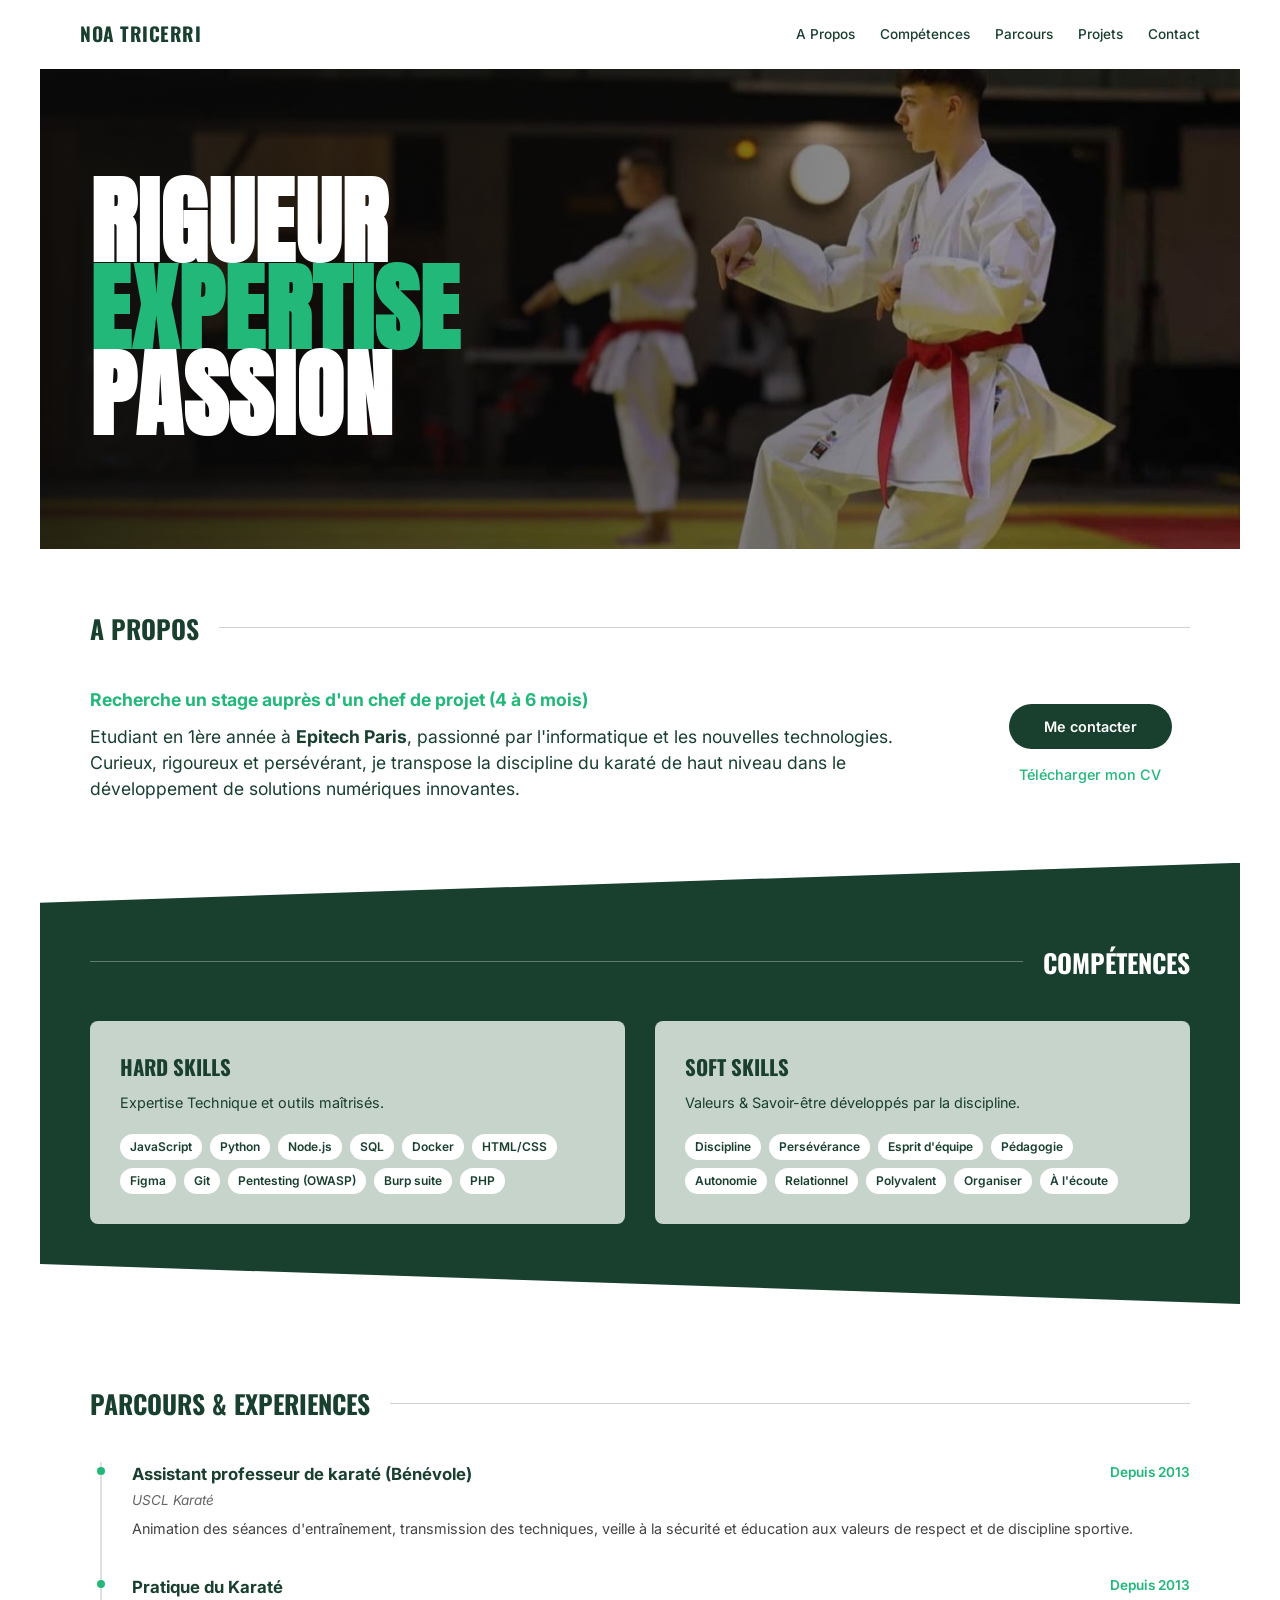
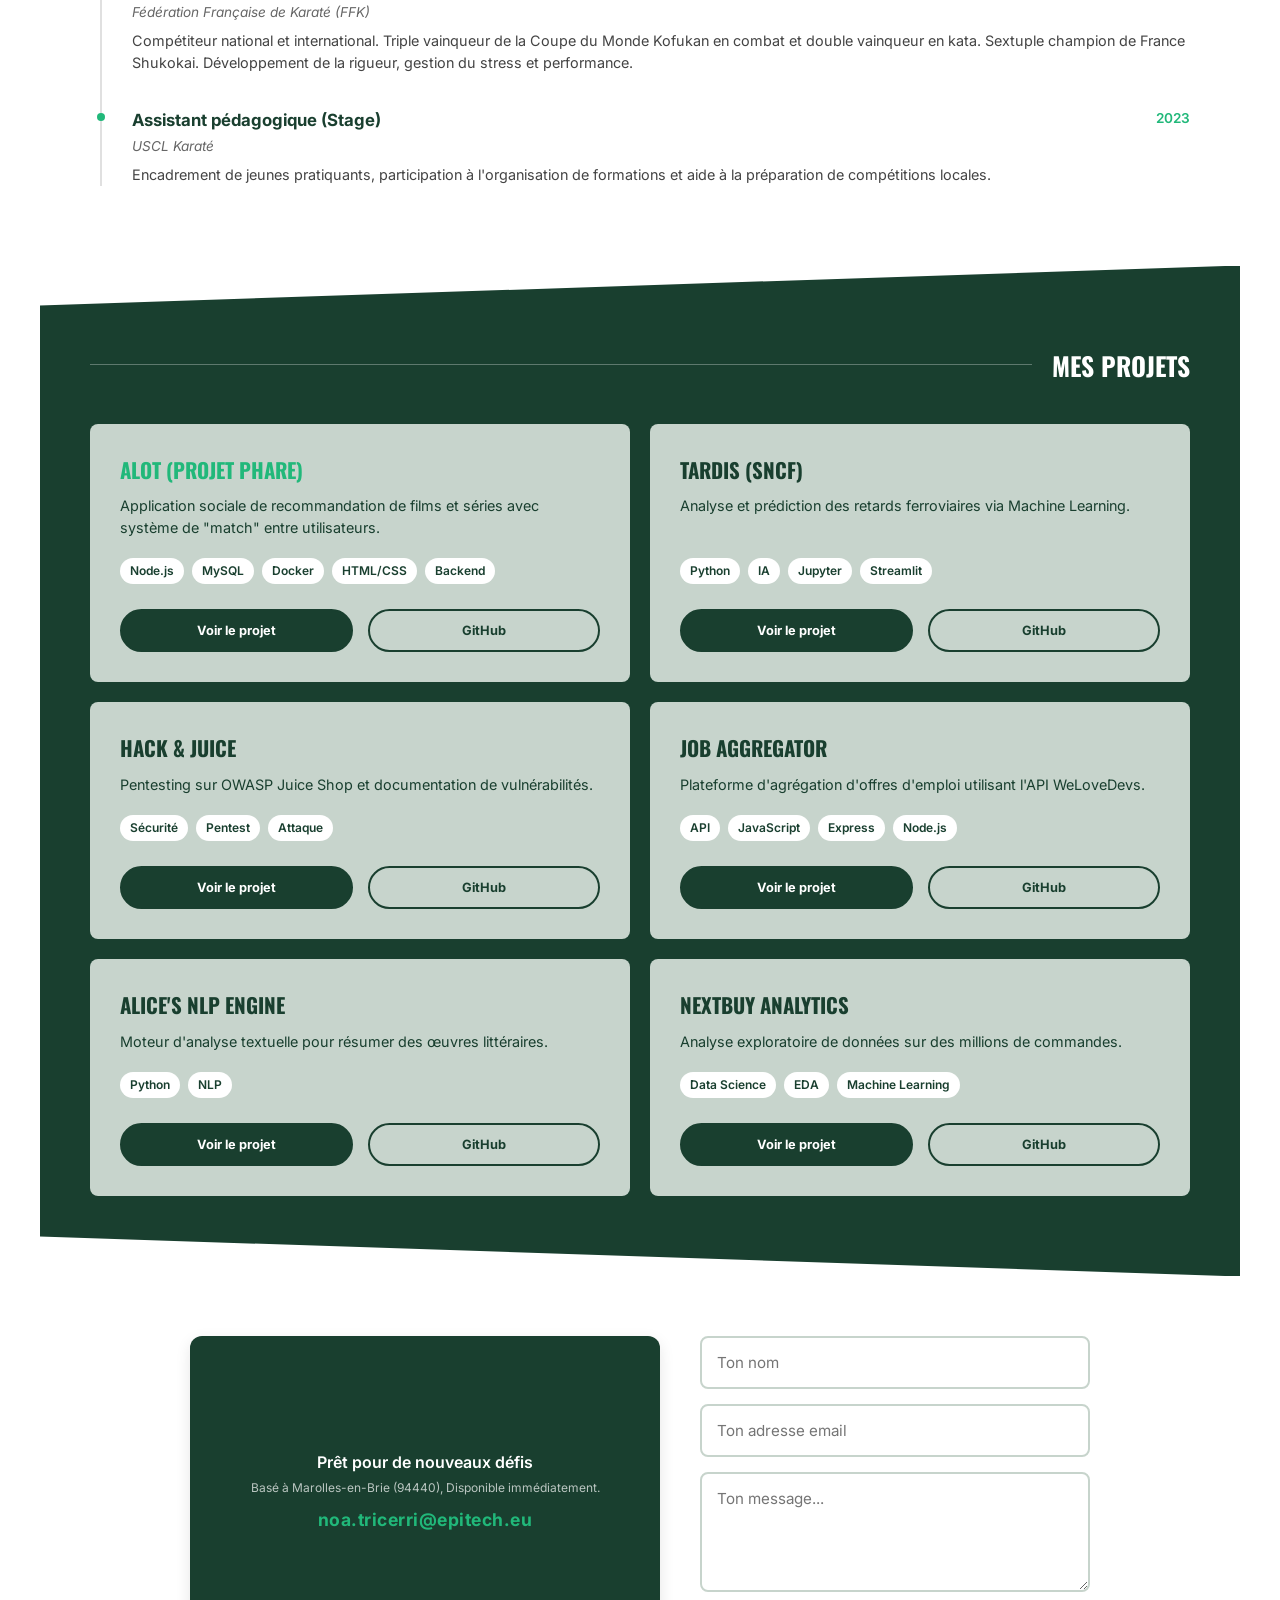
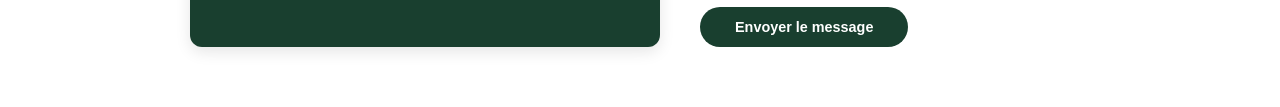
<file: portfolio/index.html>
<!DOCTYPE html>
<html lang="fr">
<head>
    <meta charset="UTF-8">
    <meta name="viewport" content="width=device-width, initial-scale=1.0">
    <title>Portfolio - Noa Tricerri</title>
    <meta name="description" content="Portfolio de Noa Tricerri, étudiant à Epitech Paris. Découvrez mes projets web, mes compétences et mon parcours.">
    <link rel="stylesheet" href="style.css">
    <link rel="preconnect" href="https://fonts.googleapis.com">
    <link rel="preconnect" href="https://fonts.gstatic.com" crossorigin>
    <link href="https://fonts.googleapis.com/css2?family=Anton&family=Inter:wght@400;500;600;700&family=Oswald:wght@500;700&display=swap" rel="stylesheet">
</head>
<body>

    <div class="portfolio-container">
        
        <header class="navbar">
            <div class="logo">NOA TRICERRI</div>
            <nav class="nav-links">
                <a href="#apropos">A propos</a>
                <a href="#competences">Compétences</a>
                <a href="#parcours">Parcours</a>
                <a href="#projets">Projets</a>
                <a href="#contact">Contact</a>
            </nav>
        </header>

        <section class="hero">
            <div class="hero-bg" style="background-image: url('assets/image%20karate%20portfolio.jpg');"></div>
            <div class="hero-content">
                <h1>RIGUEUR<br><span class="text-green">EXPERTISE</span><br>PASSION</h1>
            </div>
        </section>

        <section id="apropos" class="section-light">
            <h2 class="title-left">A propos</h2>
            <div class="about-content">
                <div class="about-text">
                    <p style="color: var(--green-accent); font-weight: 700; margin-bottom: 10px;">Recherche un stage auprès d'un chef de projet (4 à 6 mois)</p>
                    <p>Etudiant en 1ère année à <strong>Epitech Paris</strong>, passionné par l'informatique et les nouvelles technologies. Curieux, rigoureux et persévérant, je transpose la discipline du karaté de haut niveau dans le développement de solutions numériques innovantes.</p>
                </div>
                <div class="about-buttons">
                    <a href="#contact" class="btn">Me contacter</a>
                    <a href="assets/CV noa Epitech (7).pdf" class="link-cv" target="_blank" download>Télécharger mon CV</a>
                </div>
            </div>
        </section>

        <section id="competences" class="section-green">
            <div class="green-bg-shape"></div>
            <div class="content-wrapper">
                <h2 class="title-right">Compétences</h2>
                <div class="grid-2-cols">
                    
                    <div class="card">
                        <h3>Hard Skills</h3>
                        <p>Expertise Technique et outils maîtrisés.</p>
                        <div class="tags">
                            <span>JavaScript</span>
                            <span>Python</span>
                            <span>Node.js</span>
                            <span>SQL</span>
                            <span>Docker</span>
                            <span>HTML/CSS</span>
                            <span>Figma</span>
                            <span>Git</span>
                            <span>Pentesting (OWASP)</span>
                            <span>Burp suite</span>
                            <span>PHP</span>
                        </div>
                    </div>

                    <div class="card">
                        <h3>Soft Skills</h3>
                        <p>Valeurs & Savoir-être développés par la discipline.</p>
                        <div class="tags">
                            <span>Discipline</span>
                            <span>Persévérance</span>
                            <span>Esprit d'équipe</span>
                            <span>Pédagogie</span>
                            <span>Autonomie</span>
                            <span>Relationnel</span>
                            <span>Polyvalent</span>
                            <span>Organiser</span>
                            <span>À l'écoute</span>
                        </div>
                    </div>

                </div>
            </div>
        </section>

        <section id="parcours" class="section-light parcours-section">
            <h2 class="title-left">PARCOURS & EXPERIENCES</h2>
            <div class="timeline">
                
                <div class="timeline-item">
                    <div class="timeline-header">
                        <h3>Assistant professeur de karaté (Bénévole)</h3>
                        <span class="date">Depuis 2013</span>
                    </div>
                    <p class="subtitle">USCL Karaté</p>
                    <p class="desc">Animation des séances d'entraînement, transmission des techniques, veille à la sécurité et éducation aux valeurs de respect et de discipline sportive.</p>
                </div>

                <div class="timeline-item">
                    <div class="timeline-header">
                        <h3>Pratique du Karaté</h3>
                        <span class="date">Depuis 2013</span>
                    </div>
                    <p class="subtitle">Fédération Française de Karaté (FFK)</p>
                    <p class="desc">Compétiteur national et international. Triple vainqueur de la Coupe du Monde Kofukan en combat et double vainqueur en kata. Sextuple champion de France Shukokai. Développement de la rigueur, gestion du stress et performance.</p>
                </div>

                <div class="timeline-item">
                    <div class="timeline-header">
                        <h3>Assistant pédagogique (Stage)</h3>
                        <span class="date">2023</span>
                    </div>
                    <p class="subtitle">USCL Karaté</p>
                    <p class="desc">Encadrement de jeunes pratiquants, participation à l'organisation de formations et aide à la préparation de compétitions locales.</p>
                </div>

            </div>
        </section>

        <section id="projets" class="section-green">
            <div class="green-bg-shape"></div>
            <div class="content-wrapper">
                <h2 class="title-right">Mes projets</h2>
                <div class="grid-2x3-cols">
                    
                    <div class="card">
                        <h3 style="color: var(--green-accent);">ALOT (Projet Phare)</h3>
                        <p>Application sociale de recommandation de films et séries avec système de "match" entre utilisateurs.</p>
                        <div class="tags">
                            <span>Node.js</span><span>MySQL</span><span>Docker</span><span>HTML/CSS</span><span>Backend</span>
                        </div>
                        
                        <div class="card-links">
                            <a href="ALOT/alot.html" class="btn-card">Voir le projet</a>
                            <a href="https://github.com/Noa2809/ALOT.git" target="_blank" class="btn-card btn-github">GitHub</a>
                        </div>
                    </div>

                    <div class="card">
                        <h3>Tardis (SNCF)</h3>
                        <p>Analyse et prédiction des retards ferroviaires via Machine Learning.</p>
                        <div class="tags">
                            <span>Python</span><span>IA</span><span>Jupyter</span><span>Streamlit</span>
                        </div>
                        
                        <div class="card-links">
                            <a href="Tardis/tardis.html" class="btn-card">Voir le projet</a>
                            <a href="https://github.com/Noa2809/Tardis.git" target="_blank" class="btn-card btn-github">GitHub</a>
                        </div>
                    </div>

                    <div class="card">
                        <h3>Hack & Juice</h3>
                        <p>Pentesting sur OWASP Juice Shop et documentation de vulnérabilités.</p>
                        <div class="tags">
                            <span>Sécurité</span><span>Pentest</span><span>Attaque</span>
                        </div>
                        
                        <div class="card-links">
                            <a href="HackJuice/hack.html" class="btn-card">Voir le projet</a>
                            <a href="https://github.com/Noa2809/Hack-Juice.git" target="_blank" class="btn-card btn-github">GitHub</a>
                        </div>
                    </div>

                    <div class="card">
                        <h3>Job Aggregator</h3>
                        <p>Plateforme d'agrégation d'offres d'emploi utilisant l'API WeLoveDevs.</p>
                        <div class="tags">
                            <span>API</span><span>JavaScript</span><span>Express</span><span>Node.js</span>
                        </div>
                        
                        <div class="card-links">
                            <a href="#" class="btn-card">Voir le projet</a>
                            <a href="LIEN_GITHUB_JOB" target="_blank" class="btn-card btn-github">GitHub</a>
                        </div>
                    </div>

                    <div class="card">
                        <h3>Alice's NLP Engine</h3>
                        <p>Moteur d'analyse textuelle pour résumer des œuvres littéraires.</p>
                        <div class="tags">
                            <span>Python</span><span>NLP</span>
                        </div>
                        
                        <div class="card-links">
                            <a href="Alice-Project/alice.html" class="btn-card">Voir le projet</a>
                            <a href="https://github.com/Noa2809/Alice-NLP-ENGINE.git" target="_blank" class="btn-card btn-github">GitHub</a>
                        </div>
                    </div>

                    <div class="card">
                        <h3>NextBuy Analytics</h3>
                        <p>Analyse exploratoire de données sur des millions de commandes.</p>
                        <div class="tags">
                            <span>Data Science</span><span>EDA</span><span>Machine Learning</span>
                        </div>
                        
                        <div class="card-links">
                            <a href="NextBuy/nextbuy.html" class="btn-card">Voir le projet</a>
                            <a href="https://github.com/Noa2809/NextBuy.git" target="_blank" class="btn-card btn-github">GitHub</a>
                        </div>
                    </div>
            </div>
        </section>

        <footer id="contact" class="footer">
            <div class="contact-container">
                <div class="contact-card">
                    <p class="contact-title">Prêt pour de nouveaux défis</p>
                    <p class="contact-loc">Basé à Marolles-en-Brie (94440), Disponible immédiatement.</p>
                    <a href="mailto:noa.tricerri@epitech.eu" class="contact-email">noa.tricerri@epitech.eu</a>
                </div>
                
                <form action="https://formspree.io/f/mdajdaqn" method="POST" class="contact-form">
                    <input type="text" name="name" placeholder="Ton nom" required class="form-input">
                    <input type="email" name="email" placeholder="Ton adresse email" required class="form-input">
                    <textarea name="message" placeholder="Ton message..." required class="form-textarea"></textarea>
                    
                    <button type="submit" class="btn">Envoyer le message</button>
                </form>
            </div>
        </footer>
    </div>

</body>
</html>
</file>
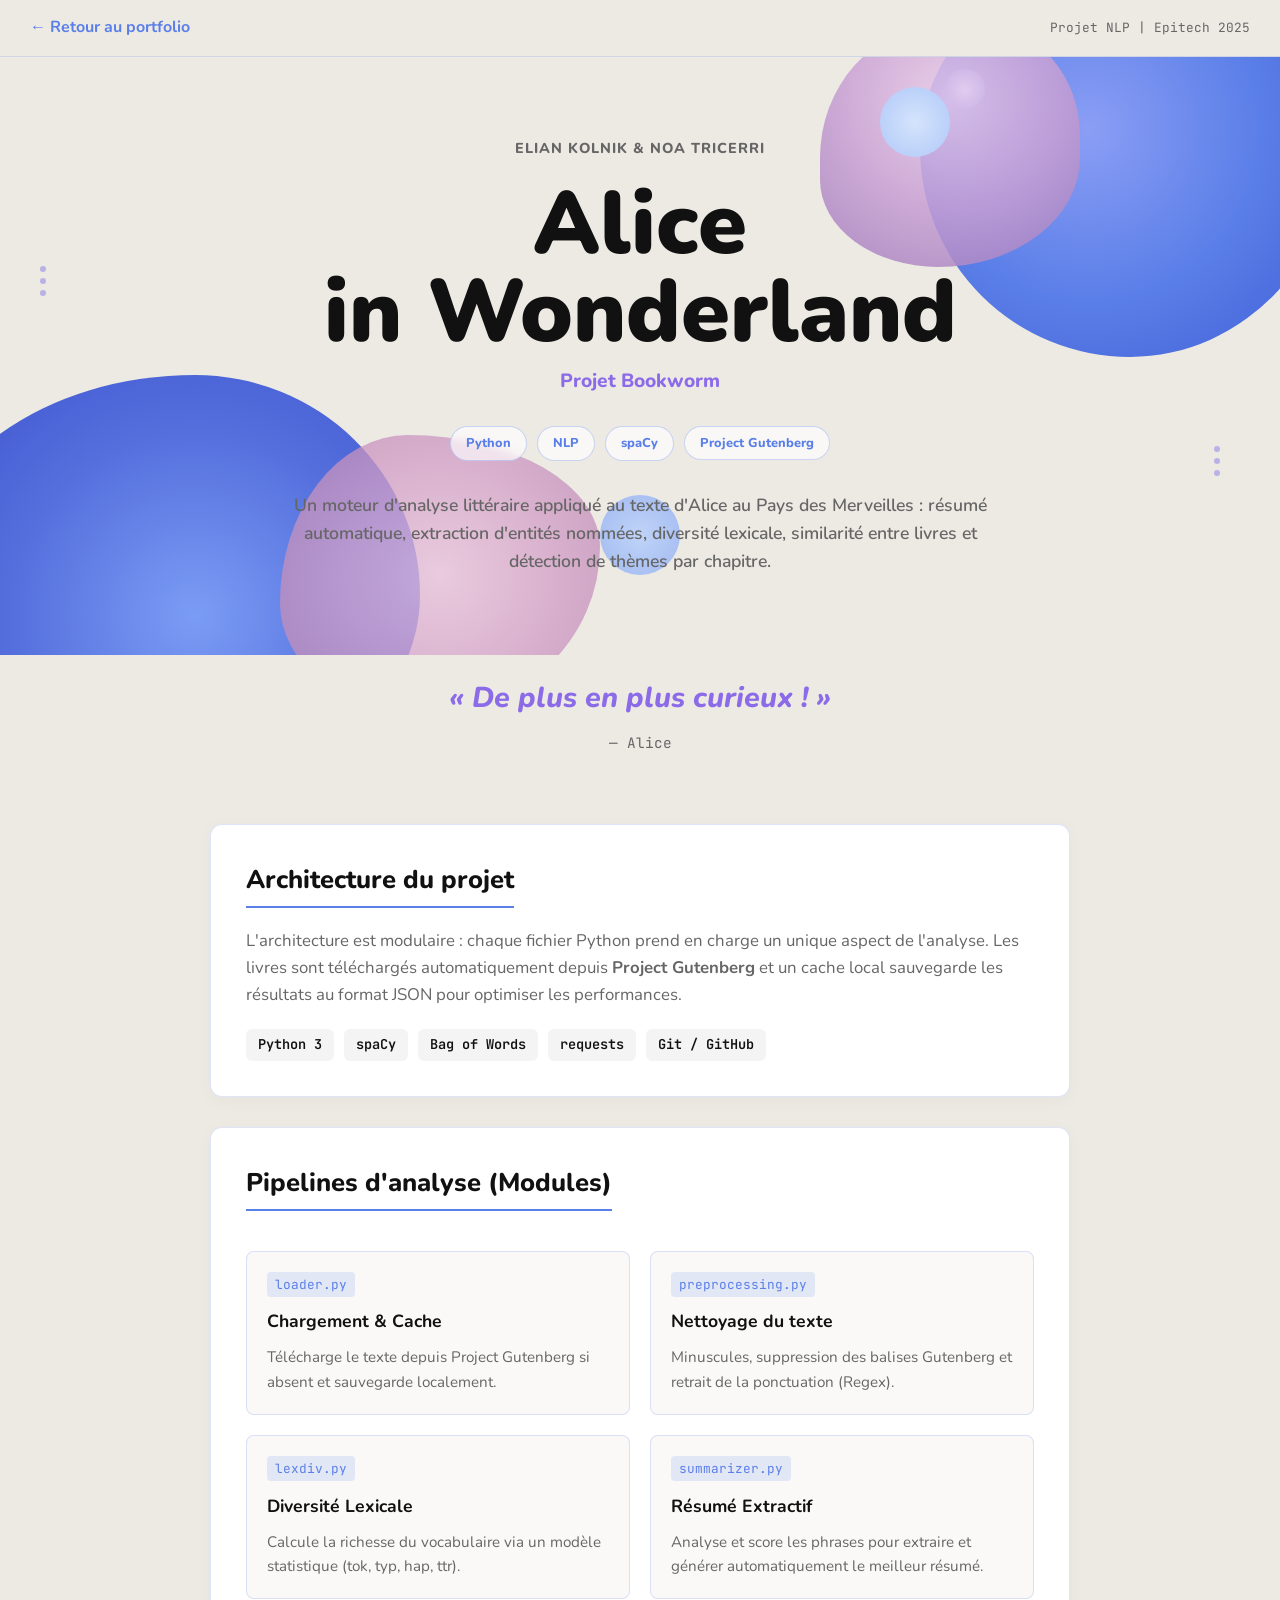
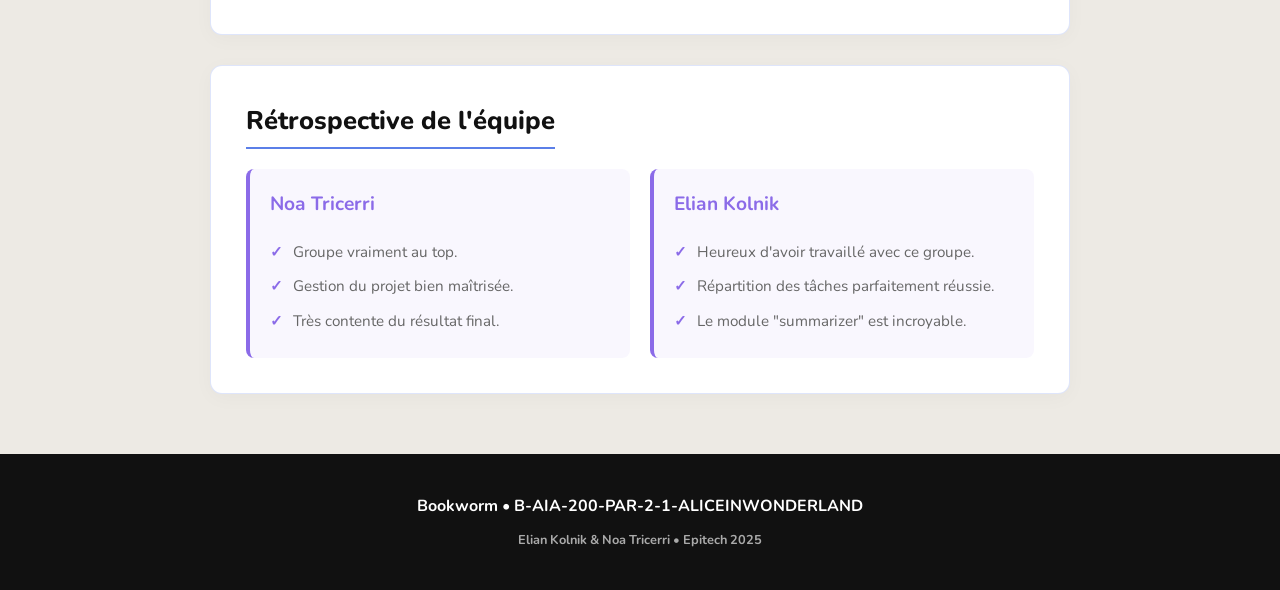
<file: portfolio/Alice-Project/alice.html>
<!DOCTYPE html>
<html lang="fr">
<head>
  <meta charset="UTF-8">
  <meta name="viewport" content="width=device-width, initial-scale=1.0">
  <title>Bookworm - Alice in Wonderland</title>
  <meta name="description" content="Bookworm : un moteur d'analyse littéraire NLP (Natural Language Processing) appliqué à Alice au Pays des Merveilles. Projet Python à Epitech.">
  <link href="https://fonts.googleapis.com/css2?family=Nunito:wght@400;600;700;800;900&family=JetBrains+Mono:wght@400;500&display=swap" rel="stylesheet">
  <link rel="stylesheet" href="alice.css">
</head>
<body>

  <!-- Barre de navigation -->
  <nav class="navbar">
    <a href="../index.html" class="back-link">← Retour au portfolio</a>
    <span class="project-info">Projet NLP | Epitech 2025</span>
  </nav>

  <!-- En-tête (Hero) AVEC LES BULLES -->
  <header class="hero">
    <!-- Début des bulles (blobs) -->
    <div class="blob b1"></div>
    <div class="blob b2"></div>
    <div class="blob b3"></div>
    <div class="blob b4"></div>
    <div class="blob b5"></div>
    <div class="blob b6"></div>
    <div class="blob b7"></div>
    <div class="dots-deco dots-left"><span></span><span></span><span></span></div>
    <div class="dots-deco dots-right"><span></span><span></span><span></span></div>
    <!-- Fin des bulles -->

    <div class="hero-inner">
      <p class="authors">Elian KOLNIK & Noa TRICERRI</p>
      <h1 class="hero-title">Alice <br> in Wonderland</h1>
      <h2 class="hero-subtitle">Projet Bookworm</h2>
      
      <div class="tags">
        <span>Python</span>
        <span>NLP</span>
        <span>spaCy</span>
        <span>Project Gutenberg</span>
      </div>
      
      <p class="hero-desc">
        Un moteur d'analyse littéraire appliqué au texte d'Alice au Pays des Merveilles : résumé automatique, extraction d'entités nommées, diversité lexicale, similarité entre livres et détection de thèmes par chapitre.
      </p>
    </div>
  </header>

  <!-- Contenu Principal -->
  <main class="content">

    <!-- Citation -->
    <div class="quote-box">
      <p class="quote-text">« De plus en plus curieux ! »</p>
      <p class="quote-author">— Alice</p>
    </div>

    <!-- Architecture & Outils -->
    <section class="card">
      <h2 class="section-title">Architecture du projet</h2>
      <p>L'architecture est modulaire : chaque fichier Python prend en charge un unique aspect de l'analyse. Les livres sont téléchargés automatiquement depuis <strong>Project Gutenberg</strong> et un cache local sauvegarde les résultats au format JSON pour optimiser les performances.</p>
      
      <div class="tech-stack">
        <span class="tech">Python 3</span>
        <span class="tech">spaCy</span>
        <span class="tech">Bag of Words</span>
        <span class="tech">requests</span>
        <span class="tech">Git / GitHub</span>
      </div>
    </section>

    <!-- Modules / Pipeline -->
    <section class="card">
      <h2 class="section-title">Pipelines d'analyse (Modules)</h2>
      <div class="modules-grid">
        <div class="module-item">
          <div class="mod-header">
            <span class="mod-file">loader.py</span>
          </div>
          <h3>Chargement & Cache</h3>
          <p>Télécharge le texte depuis Project Gutenberg si absent et sauvegarde localement.</p>
        </div>
        <div class="module-item">
          <div class="mod-header">
            <span class="mod-file">preprocessing.py</span>
          </div>
          <h3>Nettoyage du texte</h3>
          <p>Minuscules, suppression des balises Gutenberg et retrait de la ponctuation (Regex).</p>
        </div>
        <div class="module-item">
          <div class="mod-header">
            <span class="mod-file">lexdiv.py</span>
          </div>
          <h3>Diversité Lexicale</h3>
          <p>Calcule la richesse du vocabulaire via un modèle statistique (tok, typ, hap, ttr).</p>
        </div>
        <div class="module-item">
          <div class="mod-header">
            <span class="mod-file">summarizer.py</span>
          </div>
          <h3>Résumé Extractif</h3>
          <p>Analyse et score les phrases pour extraire et générer automatiquement le meilleur résumé.</p>
        </div>
      </div>
    </section>

    <!-- Rétrospective de l'équipe -->
    <section class="card">
      <h2 class="section-title">Rétrospective de l'équipe</h2>
      <div class="team-grid">
        <div class="team-member">
          <h3>Noa Tricerri</h3>
          <ul>
            <li>Groupe vraiment au top.</li>
            <li>Gestion du projet bien maîtrisée.</li>
            <li>Très contente du résultat final.</li>
          </ul>
        </div>
        <div class="team-member">
          <h3>Elian Kolnik</h3>
          <ul>
            <li>Heureux d'avoir travaillé avec ce groupe.</li>
            <li>Répartition des tâches parfaitement réussie.</li>
            <li>Le module "summarizer" est incroyable.</li>
          </ul>
        </div>
      </div>
    </section>

  </main>

  <!-- Pied de page -->
  <footer>
    <p>Bookworm • B-AIA-200-PAR-2-1-ALICEINWONDERLAND</p>
    <p class="footer-sub">Elian Kolnik & Noa Tricerri • Epitech 2025</p>
  </footer>

</body>
</html>
</file>
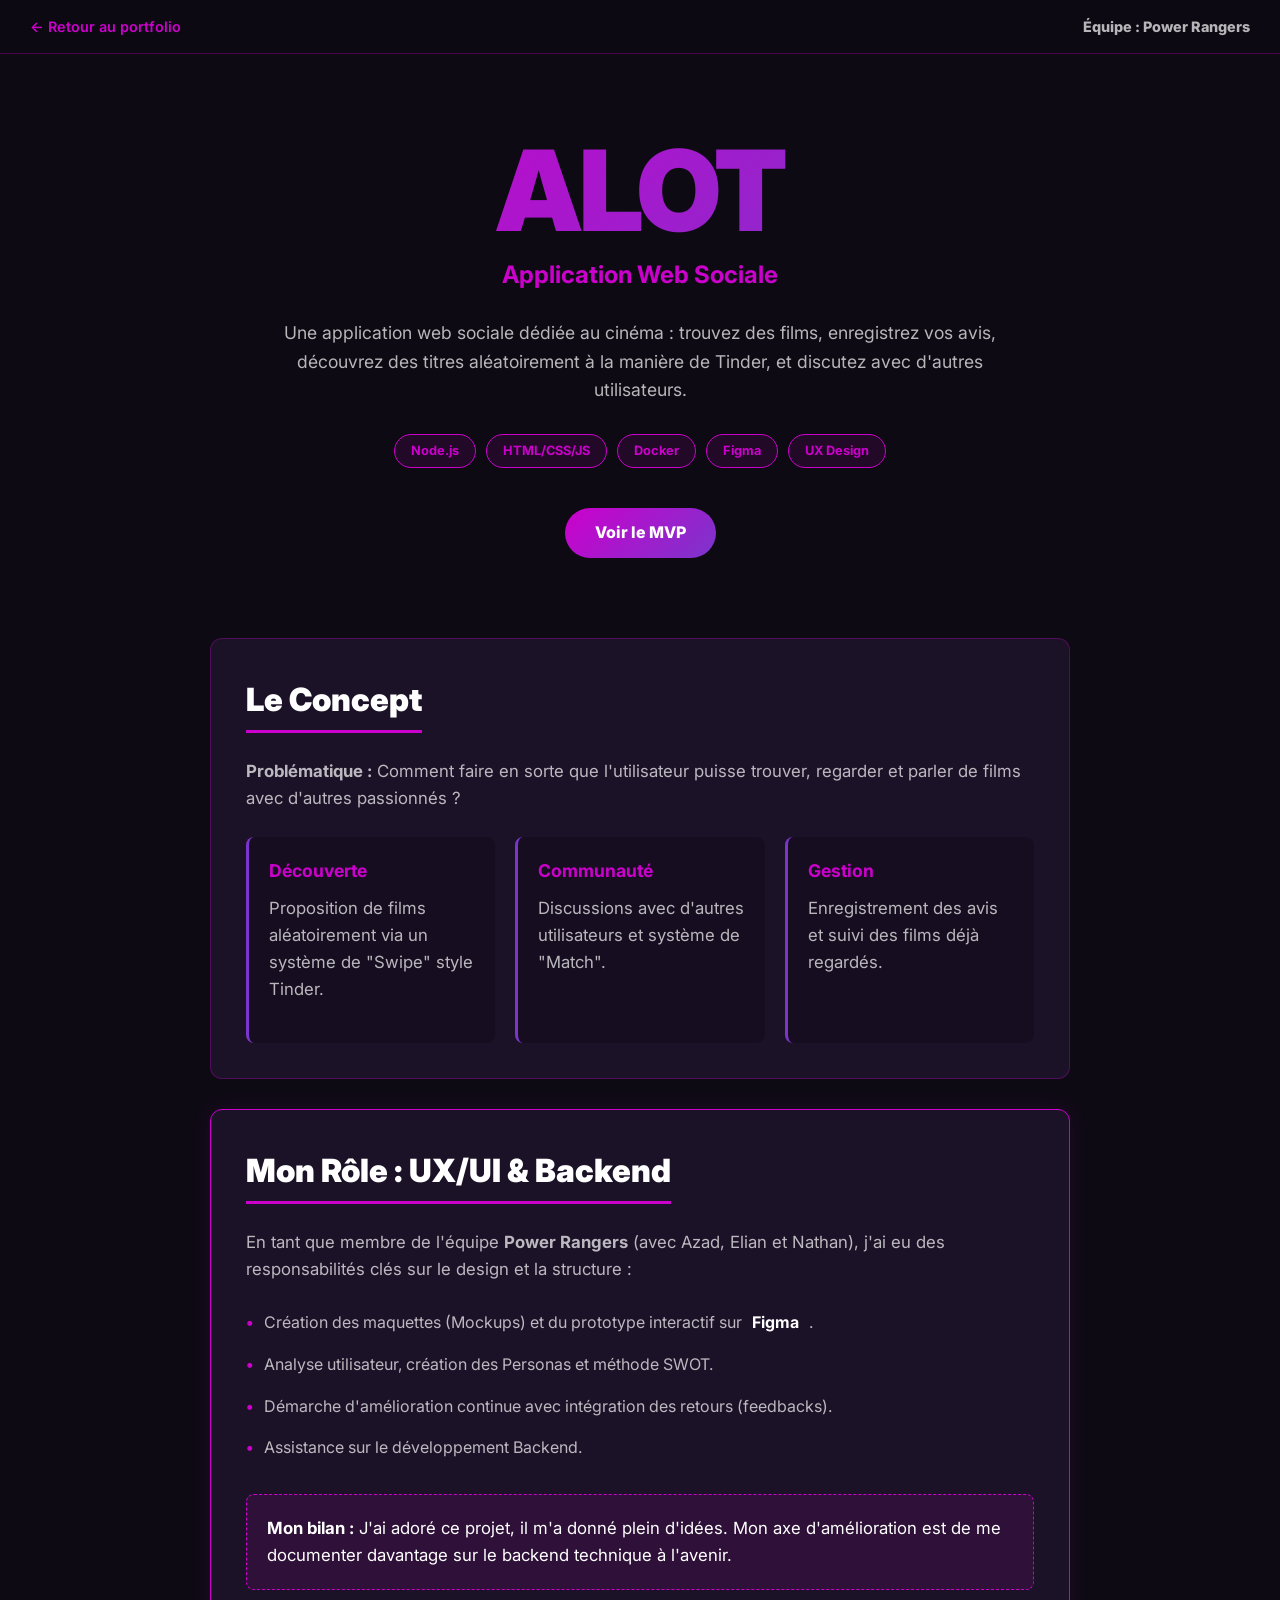
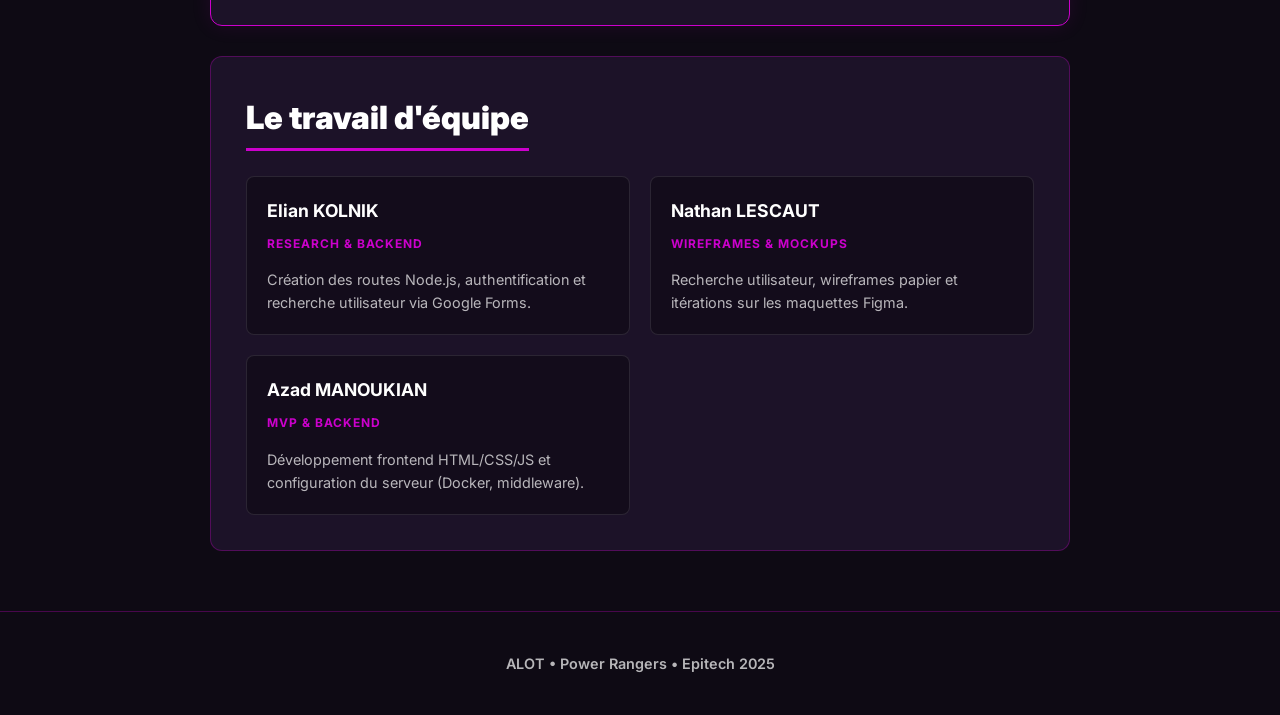
<file: portfolio/ALOT/alot.html>
<!DOCTYPE html>
<html lang="fr">
<head>
  <meta charset="UTF-8">
  <meta name="viewport" content="width=device-width, initial-scale=1.0">
  <title>ALOT - App Web de Cinéma</title>
  <meta name="description" content="Découvrez ALOT, une application web sociale de recommandation de films avec un système de match. Projet réalisé à Epitech par l'équipe Power Rangers.">
  <link rel="stylesheet" href="alot.css">
  <link href="https://fonts.googleapis.com/css2?family=Inter:wght@400;500;600;800;900&display=swap" rel="stylesheet">
</head>
<body>

  <!-- Barre de navigation -->
  <nav class="navbar">
    <a href="../index.html" class="back-link">← Retour au portfolio</a>
    <span class="team-name">Équipe : Power Rangers</span>
  </nav>

  <!-- En-tête -->
  <header class="hero">
    <h1>ALOT</h1>
    <h2>Application Web Sociale</h2>
    <p class="description">
      Une application web sociale dédiée au cinéma : trouvez des films, enregistrez vos avis, découvrez des titres aléatoirement à la manière de Tinder, et discutez avec d'autres utilisateurs.
    </p>
    <div class="tags">
      <span>Node.js</span>
      <span>HTML/CSS/JS</span>
      <span>Docker</span>
      <span>Figma</span>
      <span>UX Design</span>
    </div>
    <a href="http://20.199.16.33:8080" target="_blank" class="btn">Voir le MVP</a>
  </header>

  <!-- Contenu Principal -->
  <main class="content">

    <!-- Section Concept -->
    <section class="card">
      <h2 class="section-title">Le Concept</h2>
      <p><strong>Problématique :</strong> Comment faire en sorte que l'utilisateur puisse trouver, regarder et parler de films avec d'autres passionnés ?</p>
      <div class="features-list">
        <div class="feature">
          <h3>Découverte</h3>
          <p>Proposition de films aléatoirement via un système de "Swipe" style Tinder.</p>
        </div>
        <div class="feature">
          <h3>Communauté</h3>
          <p>Discussions avec d'autres utilisateurs et système de "Match".</p>
        </div>
        <div class="feature">
          <h3>Gestion</h3>
          <p>Enregistrement des avis et suivi des films déjà regardés.</p>
        </div>
      </div>
    </section>

    <!-- Section Mon Rôle -->
    <section class="card highlight-card">
      <h2 class="section-title">Mon Rôle : UX/UI & Backend</h2>
      <p>En tant que membre de l'équipe <strong>Power Rangers</strong> (avec Azad, Elian et Nathan), j'ai eu des responsabilités clés sur le design et la structure :</p>
      <ul class="role-list">
        <li>Création des maquettes (Mockups) et du prototype interactif sur <strong>Figma</strong>.</li>
        <li>Analyse utilisateur, création des Personas et méthode SWOT.</li>
        <li>Démarche d'amélioration continue avec intégration des retours (feedbacks).</li>
        <li>Assistance sur le développement Backend.</li>
      </ul>
      <div class="bilan-box">
        <p><strong>Mon bilan :</strong> J'ai adoré ce projet, il m'a donné plein d'idées. Mon axe d'amélioration est de me documenter davantage sur le backend technique à l'avenir.</p>
      </div>
    </section>

    <!-- Section L'équipe -->
    <section class="card">
      <h2 class="section-title">Le travail d'équipe</h2>
      <div class="team-grid">
        <div class="team-member">
          <h3>Elian KOLNIK</h3>
          <span>Research & Backend</span>
          <p>Création des routes Node.js, authentification et recherche utilisateur via Google Forms.</p>
        </div>
        <div class="team-member">
          <h3>Nathan LESCAUT</h3>
          <span>Wireframes & Mockups</span>
          <p>Recherche utilisateur, wireframes papier et itérations sur les maquettes Figma.</p>
        </div>
        <div class="team-member">
          <h3>Azad MANOUKIAN</h3>
          <span>MVP & Backend</span>
          <p>Développement frontend HTML/CSS/JS et configuration du serveur (Docker, middleware).</p>
        </div>
      </div>
    </section>

  </main>

  <!-- Pied de page -->
  <footer>
    <p>ALOT • Power Rangers • Epitech 2025</p>
  </footer>

</body>
</html>
</file>
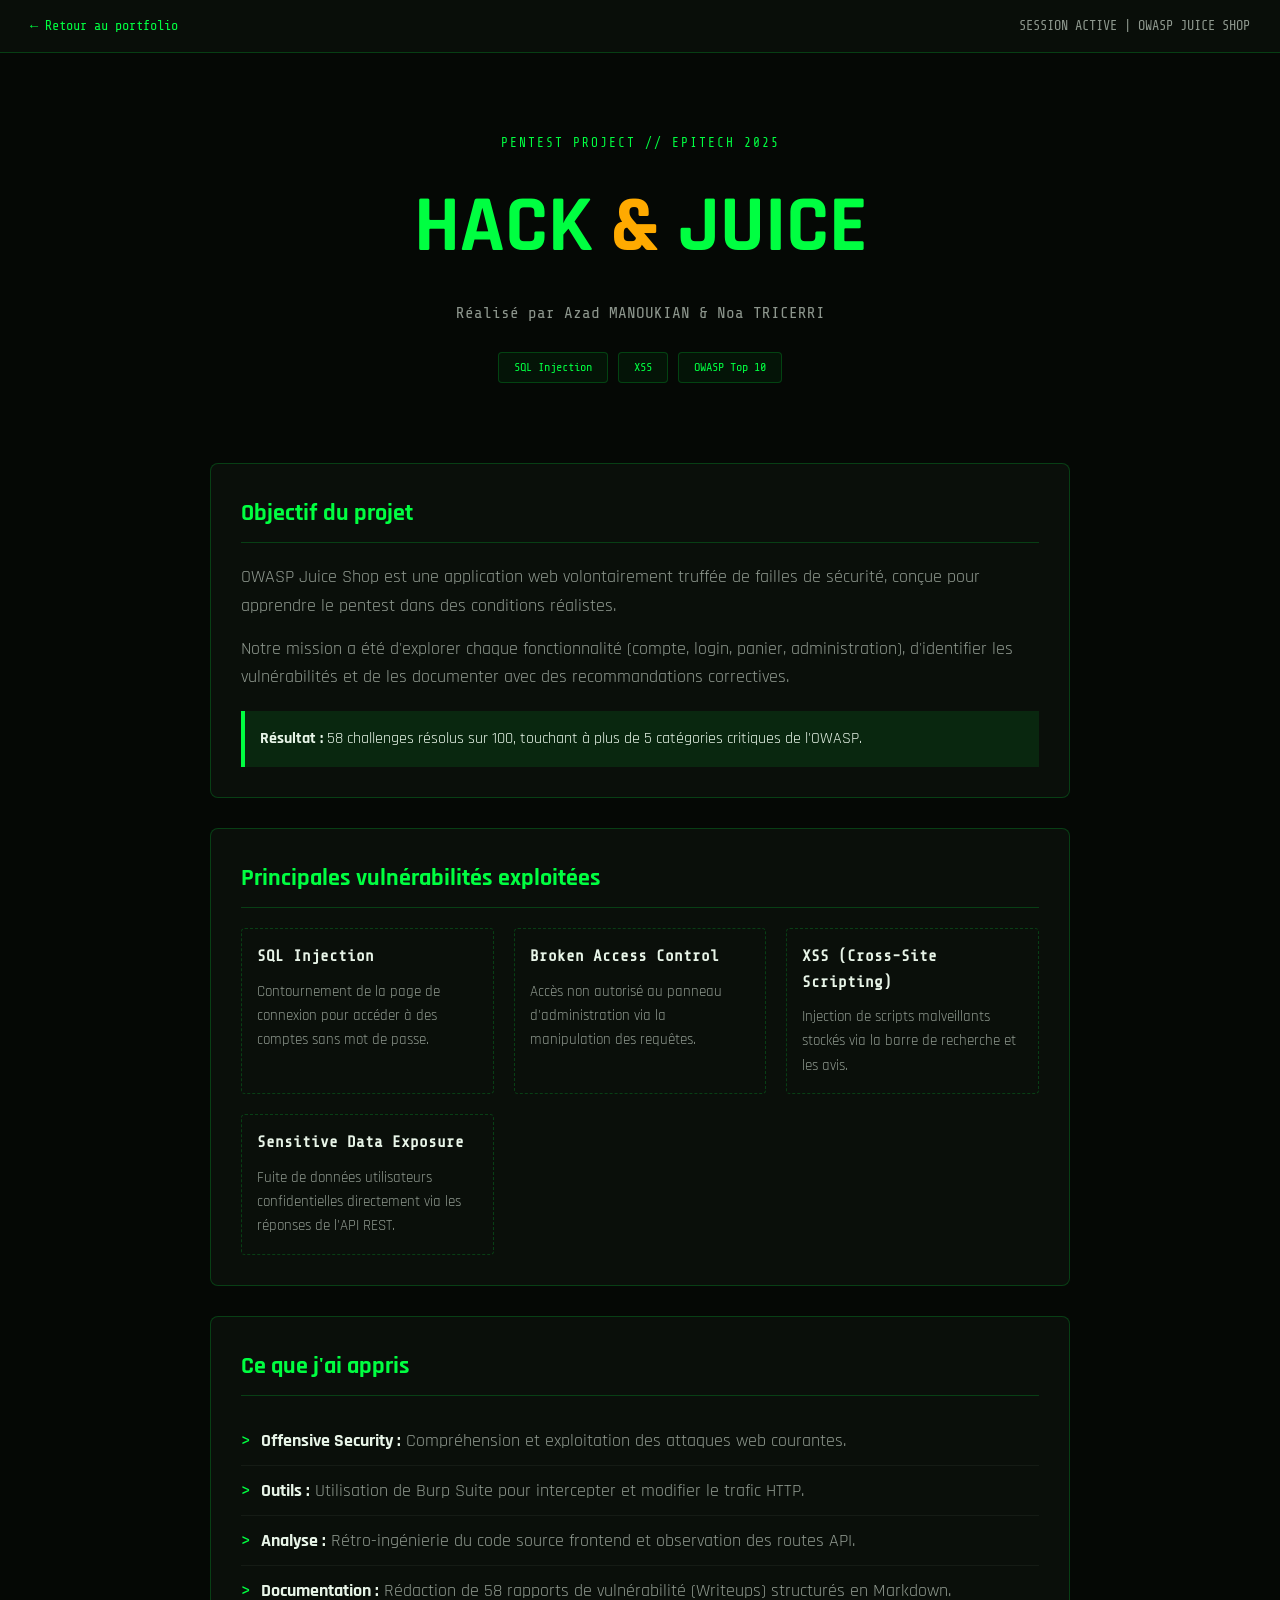
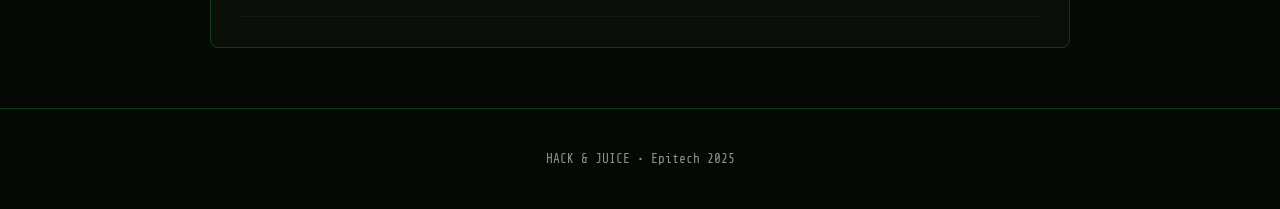
<file: portfolio/HackJuice/hack.html>
<!DOCTYPE html>
<html lang="fr">
<head>
  <meta charset="UTF-8">
  <meta name="viewport" content="width=device-width, initial-scale=1.0">
  <title>Hack & Juice - Projet Pentest</title>
  <meta name="description" content="Audit de sécurité et pentesting sur l'application OWASP Juice Shop. Découverte et exploitation de vulnérabilités par Noa Tricerri.">
  <link rel="stylesheet" href="hack.css">
  <link href="https://fonts.googleapis.com/css2?family=Rajdhani:wght@500;700&family=Share+Tech+Mono&display=swap" rel="stylesheet">
</head>
<body>

  <!-- Barre de navigation simple -->
  <nav class="navbar">
    <a href="/portfolio/index.html" class="back-link">← Retour au portfolio</a>
    <span class="status">SESSION ACTIVE | OWASP JUICE SHOP</span>
  </nav>

  <!-- En-tête du projet -->
  <header class="hero">
    <p class="label">PENTEST PROJECT // EPITECH 2025</p>
    <h1>HACK <span class="amp">&</span> JUICE</h1>
    <p class="subtitle">Réalisé par Azad MANOUKIAN & Noa TRICERRI</p>
    <div class="tags">
      <span>SQL Injection</span>
      <span>XSS</span>
      <span>OWASP Top 10</span>
    </div>
  </header>

  <!-- Contenu principal -->
  <main class="content">
    
    <!-- Présentation -->
    <section class="card">
      <h2 class="section-title">Objectif du projet</h2>
      <p>OWASP Juice Shop est une application web volontairement truffée de failles de sécurité, conçue pour apprendre le pentest dans des conditions réalistes.</p>
      <p>Notre mission a été d'explorer chaque fonctionnalité (compte, login, panier, administration), d'identifier les vulnérabilités et de les documenter avec des recommandations correctives.</p>
      <div class="highlight-box">
        <strong>Résultat :</strong> 58 challenges résolus sur 100, touchant à plus de 5 catégories critiques de l'OWASP.
      </div>
    </section>

    <!-- Failles trouvées -->
    <section class="card">
      <h2 class="section-title">Principales vulnérabilités exploitées</h2>
      <div class="vuln-grid">
        <div class="vuln-item">
          <h3>SQL Injection</h3>
          <p>Contournement de la page de connexion pour accéder à des comptes sans mot de passe.</p>
        </div>
        <div class="vuln-item">
          <h3>Broken Access Control</h3>
          <p>Accès non autorisé au panneau d'administration via la manipulation des requêtes.</p>
        </div>
        <div class="vuln-item">
          <h3>XSS (Cross-Site Scripting)</h3>
          <p>Injection de scripts malveillants stockés via la barre de recherche et les avis.</p>
        </div>
        <div class="vuln-item">
          <h3>Sensitive Data Exposure</h3>
          <p>Fuite de données utilisateurs confidentielles directement via les réponses de l'API REST.</p>
        </div>
      </div>
    </section>

    <!-- Compétences -->
    <section class="card">
      <h2 class="section-title">Ce que j'ai appris</h2>
      <ul class="skills-list">
        <li><strong>Offensive Security :</strong> Compréhension et exploitation des attaques web courantes.</li>
        <li><strong>Outils :</strong> Utilisation de Burp Suite pour intercepter et modifier le trafic HTTP.</li>
        <li><strong>Analyse :</strong> Rétro-ingénierie du code source frontend et observation des routes API.</li>
        <li><strong>Documentation :</strong> Rédaction de 58 rapports de vulnérabilité (Writeups) structurés en Markdown.</li>
      </ul>
    </section>

  </main>

  <!-- Pied de page -->
  <footer>
    <p>HACK & JUICE • Epitech 2025</p>
  </footer>

</body>
</html>
</file>
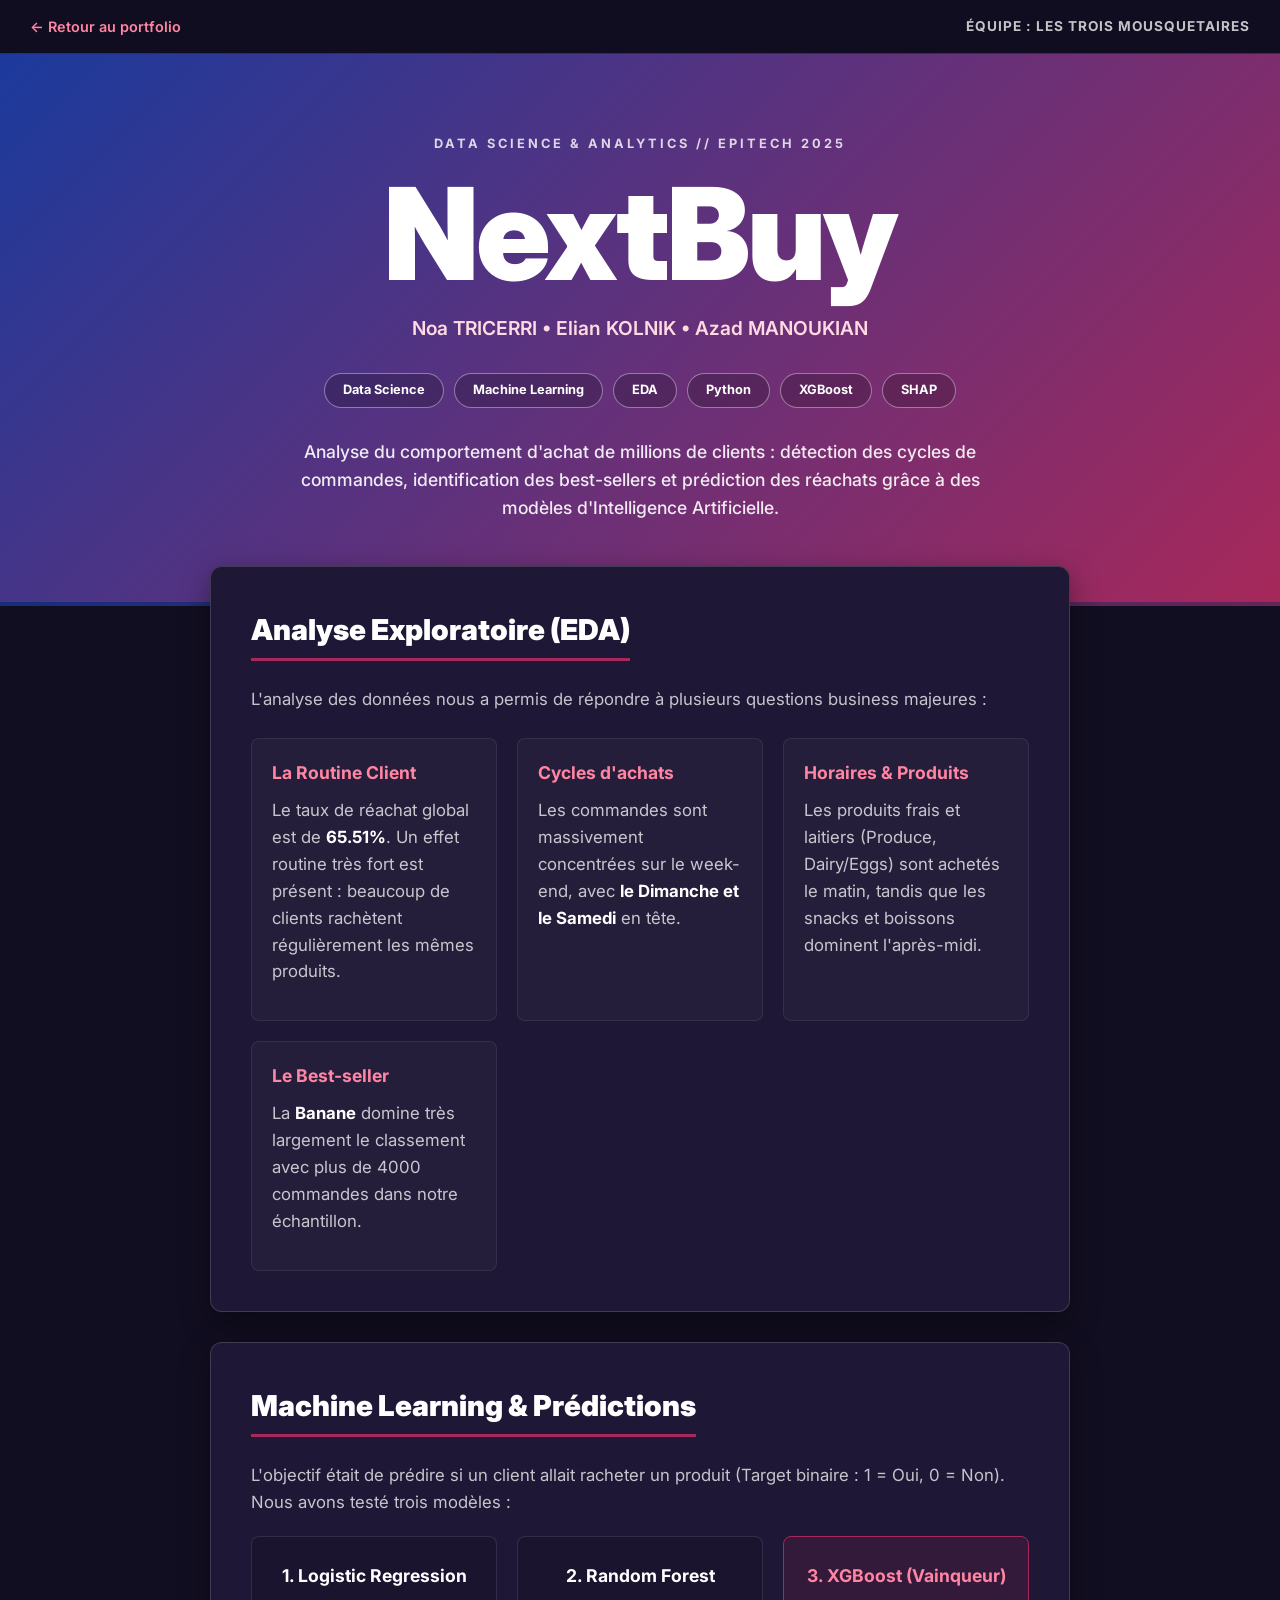
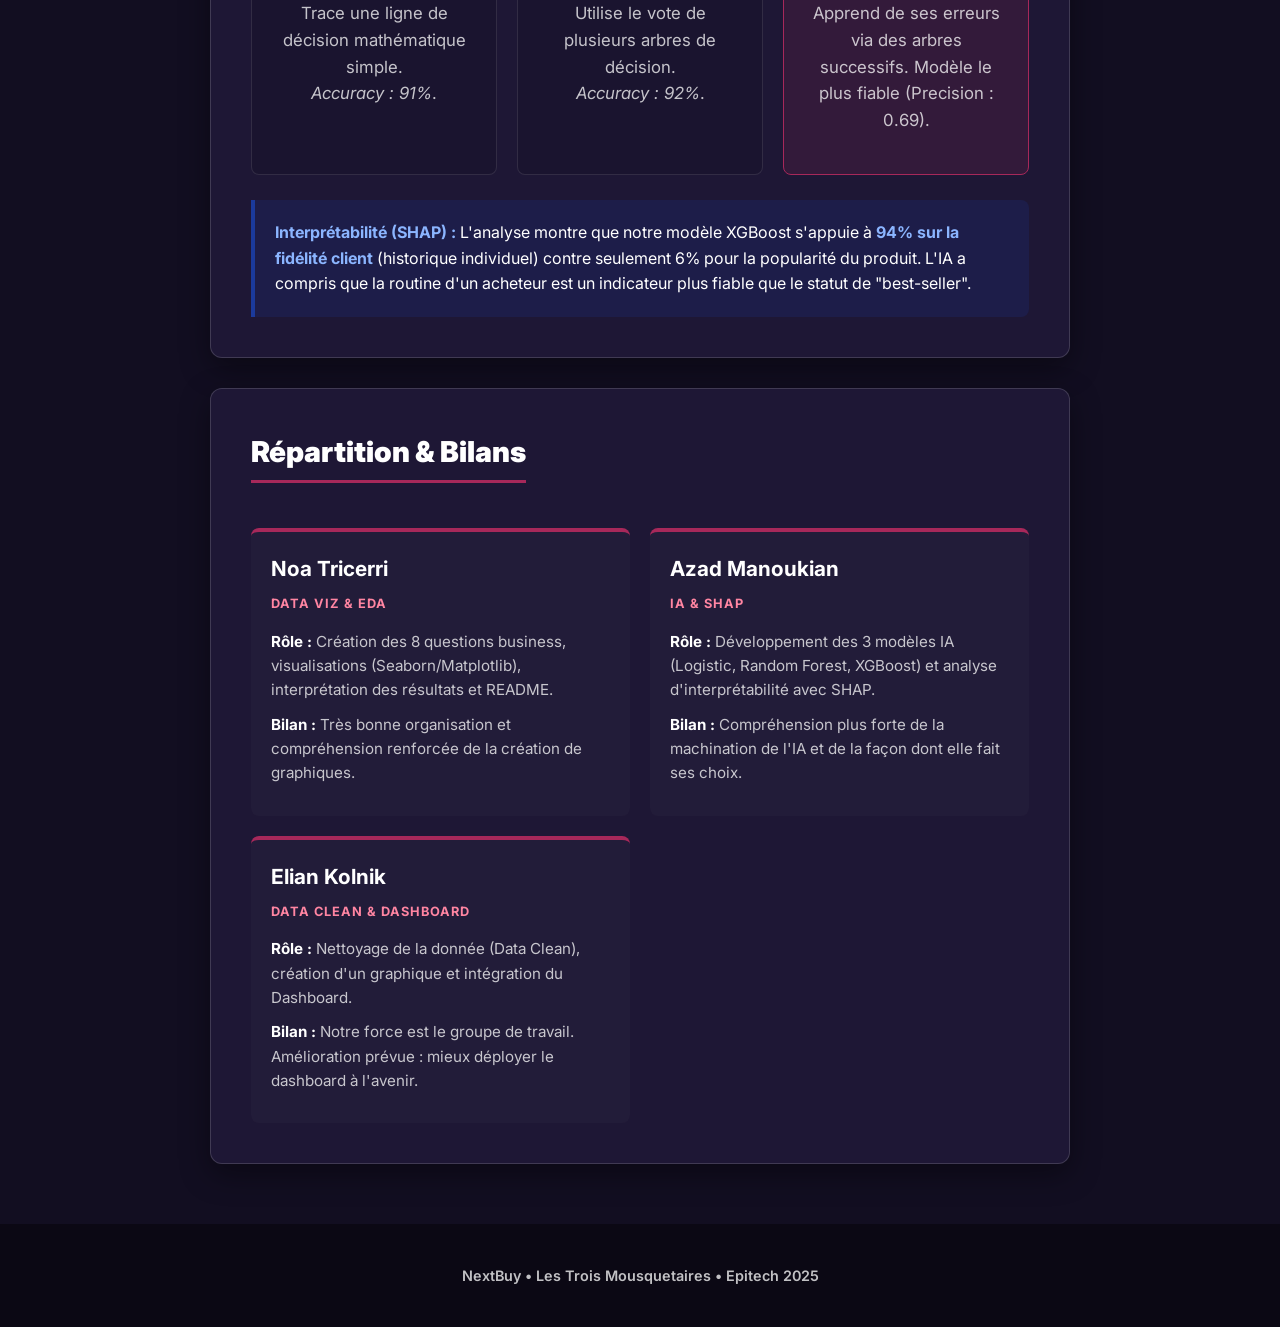
<file: portfolio/NextBuy/nextbuy.html>
<!DOCTYPE html>
<html lang="fr">
<head>
  <meta charset="UTF-8">
  <meta name="viewport" content="width=device-width, initial-scale=1.0">
  <title>NextBuy - Data Science & Analytics</title>
  <meta name="description" content="Projet NextBuy : Analyse exploratoire de données (EDA) et Machine Learning (XGBoost) sur des comportements d'achats clients à Epitech.">
  <link rel="stylesheet" href="nextbuy.css">
  <link href="https://fonts.googleapis.com/css2?family=Inter:wght@400;500;600;800;900&display=swap" rel="stylesheet">
</head>
<body>

  <!-- Barre de navigation -->
  <nav class="navbar">
    <a href="../index.html" class="back-link">← Retour au portfolio</a>
    <span class="team-name">Équipe : Les Trois Mousquetaires</span>
  </nav>

  <!-- En-tête -->
  <header class="hero">
    <p class="label">DATA SCIENCE & ANALYTICS // EPITECH 2025</p>
    <h1>NextBuy</h1>
    <p class="subtitle">Noa TRICERRI • Elian KOLNIK • Azad MANOUKIAN</p>
    
    <div class="tags">
      <span>Data Science</span>
      <span>Machine Learning</span>
      <span>EDA</span>
      <span>Python</span>
      <span>XGBoost</span>
      <span>SHAP</span>
    </div>
    
    <p class="hero-desc">
      Analyse du comportement d'achat de millions de clients : détection des cycles de commandes, identification des best-sellers et prédiction des réachats grâce à des modèles d'Intelligence Artificielle.
    </p>
  </header>

  <!-- Contenu Principal -->
  <main class="content">

    <!-- Analyse Exploratoire (EDA) -->
    <section class="card">
      <h2 class="section-title">Analyse Exploratoire (EDA)</h2>
      <p>L'analyse des données nous a permis de répondre à plusieurs questions business majeures :</p>
      
      <div class="grid-stats">
        <div class="stat-box">
          <h3>La Routine Client</h3>
          <p>Le taux de réachat global est de <strong>65.51%</strong>. Un effet routine très fort est présent : beaucoup de clients rachètent régulièrement les mêmes produits.</p>
        </div>
        <div class="stat-box">
          <h3>Cycles d'achats</h3>
          <p>Les commandes sont massivement concentrées sur le week-end, avec <strong>le Dimanche et le Samedi</strong> en tête.</p>
        </div>
        <div class="stat-box">
          <h3>Horaires & Produits</h3>
          <p>Les produits frais et laitiers (Produce, Dairy/Eggs) sont achetés le matin, tandis que les snacks et boissons dominent l'après-midi.</p>
        </div>
        <div class="stat-box">
          <h3>Le Best-seller</h3>
          <p>La <strong>Banane</strong> domine très largement le classement avec plus de 4000 commandes dans notre échantillon.</p>
        </div>
      </div>
    </section>

    <!--Machine Learning -->
    <section class="card">
      <h2 class="section-title">Machine Learning & Prédictions</h2>
      <p>L'objectif était de prédire si un client allait racheter un produit (Target binaire : 1 = Oui, 0 = Non). Nous avons testé trois modèles :</p>
      
      <div class="ml-grid">
        <div class="ml-item">
          <h3>1. Logistic Regression</h3>
          <p>Trace une ligne de décision mathématique simple. <br><em>Accuracy : 91%</em>.</p>
        </div>
        <div class="ml-item">
          <h3>2. Random Forest</h3>
          <p>Utilise le vote de plusieurs arbres de décision. <br><em>Accuracy : 92%</em>.</p>
        </div>
        <div class="ml-item best-model">
          <h3>3. XGBoost (Vainqueur)</h3>
          <p>Apprend de ses erreurs via des arbres successifs. Modèle le plus fiable (Precision : 0.69).</p>
        </div>
      </div>

      <div class="highlight-box">
        <strong>Interprétabilité (SHAP) :</strong> L'analyse montre que notre modèle XGBoost s'appuie à <strong>94% sur la fidélité client</strong> (historique individuel) contre seulement 6% pour la popularité du produit. L'IA a compris que la routine d'un acheteur est un indicateur plus fiable que le statut de "best-seller".
      </div>
    </section>

    <!-- L'équipe et les bilans -->
    <section class="card">
      <h2 class="section-title">Répartition & Bilans</h2>
      <div class="team-grid">
        <div class="team-member">
          <h3>Noa Tricerri</h3>
          <span class="role">Data Viz & EDA</span>
          <p><strong>Rôle :</strong> Création des 8 questions business, visualisations (Seaborn/Matplotlib), interprétation des résultats et README.</p>
          <p><strong>Bilan :</strong> Très bonne organisation et compréhension renforcée de la création de graphiques.</p>
        </div>
        
        <div class="team-member">
          <h3>Azad Manoukian</h3>
          <span class="role">IA & SHAP</span>
          <p><strong>Rôle :</strong> Développement des 3 modèles IA (Logistic, Random Forest, XGBoost) et analyse d'interprétabilité avec SHAP.</p>
          <p><strong>Bilan :</strong> Compréhension plus forte de la machination de l'IA et de la façon dont elle fait ses choix.</p>
        </div>

        <div class="team-member">
          <h3>Elian Kolnik</h3>
          <span class="role">Data Clean & Dashboard</span>
          <p><strong>Rôle :</strong> Nettoyage de la donnée (Data Clean), création d'un graphique et intégration du Dashboard.</p>
          <p><strong>Bilan :</strong> Notre force est le groupe de travail. Amélioration prévue : mieux déployer le dashboard à l'avenir.</p>
        </div>
      </div>
    </section>

  </main>

  <footer>
    <p>NextBuy • Les Trois Mousquetaires • Epitech 2025</p>
  </footer>

</body>
</html>
</file>
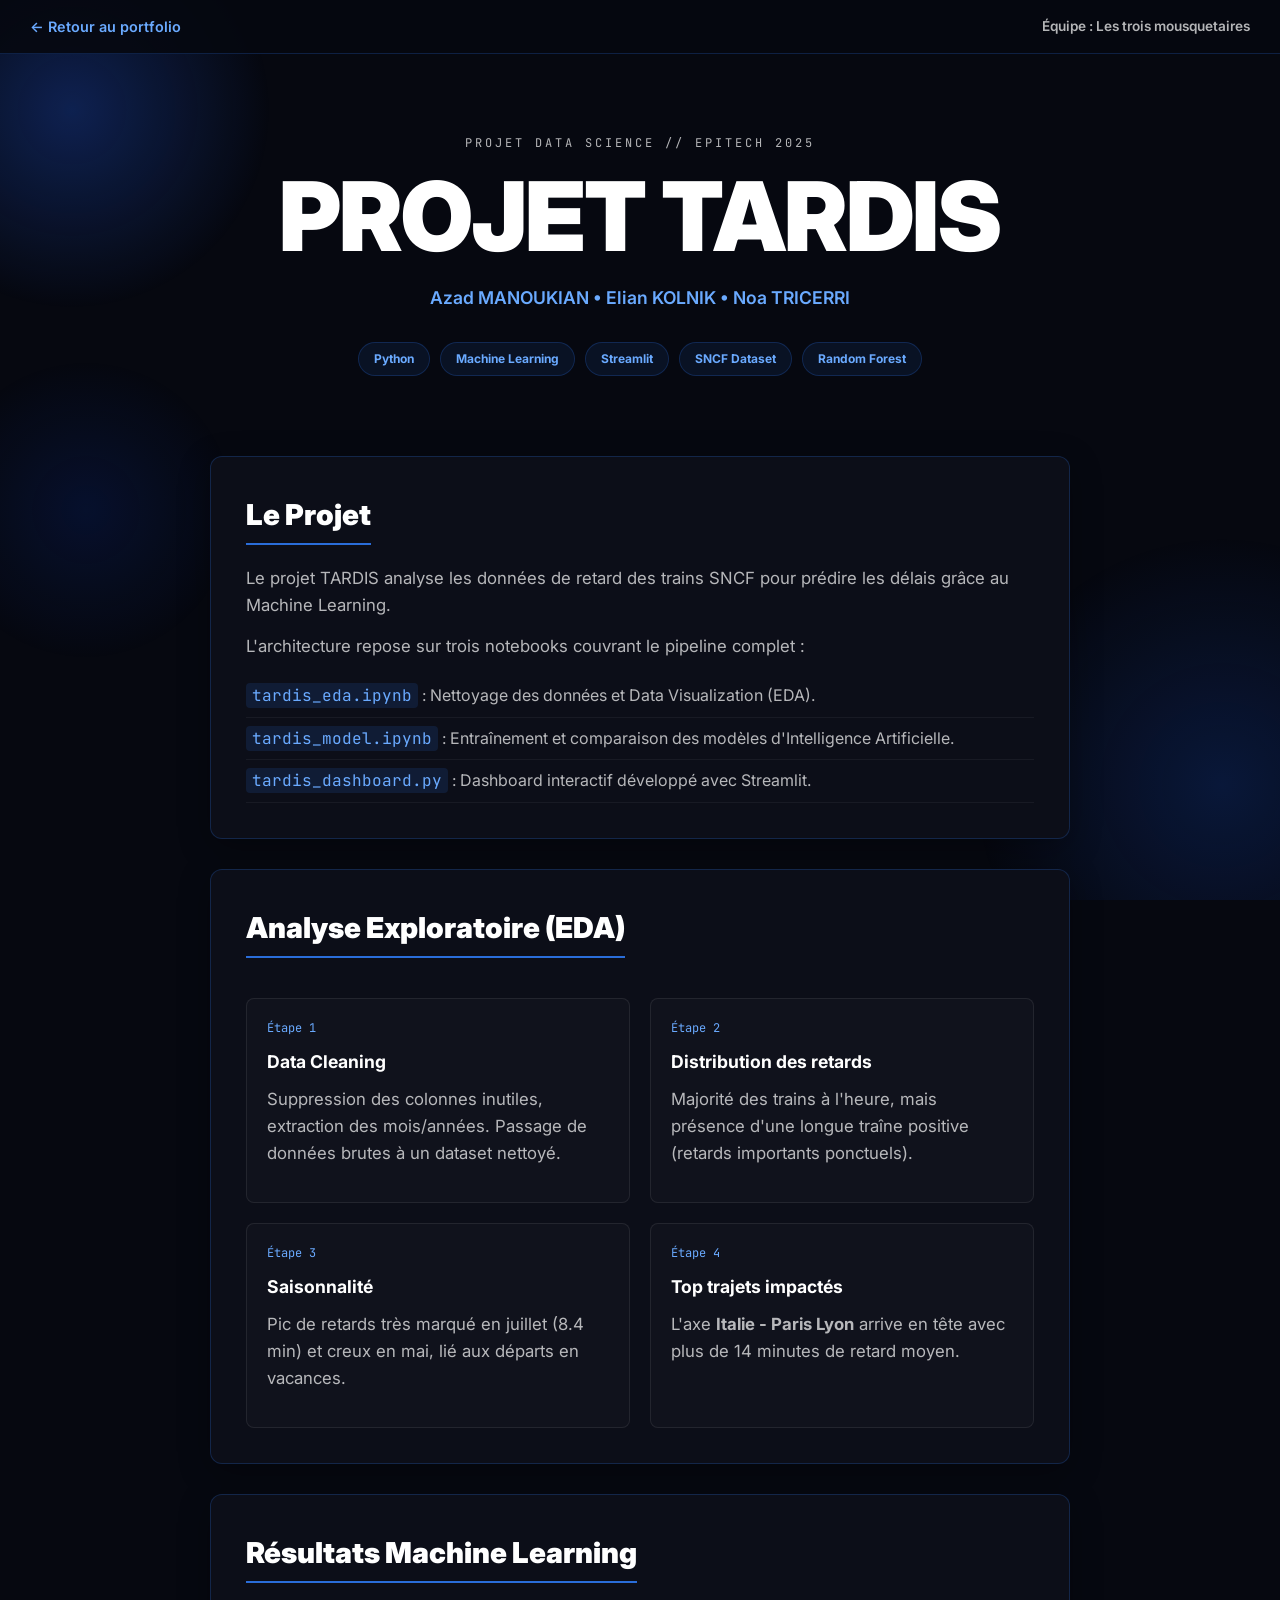
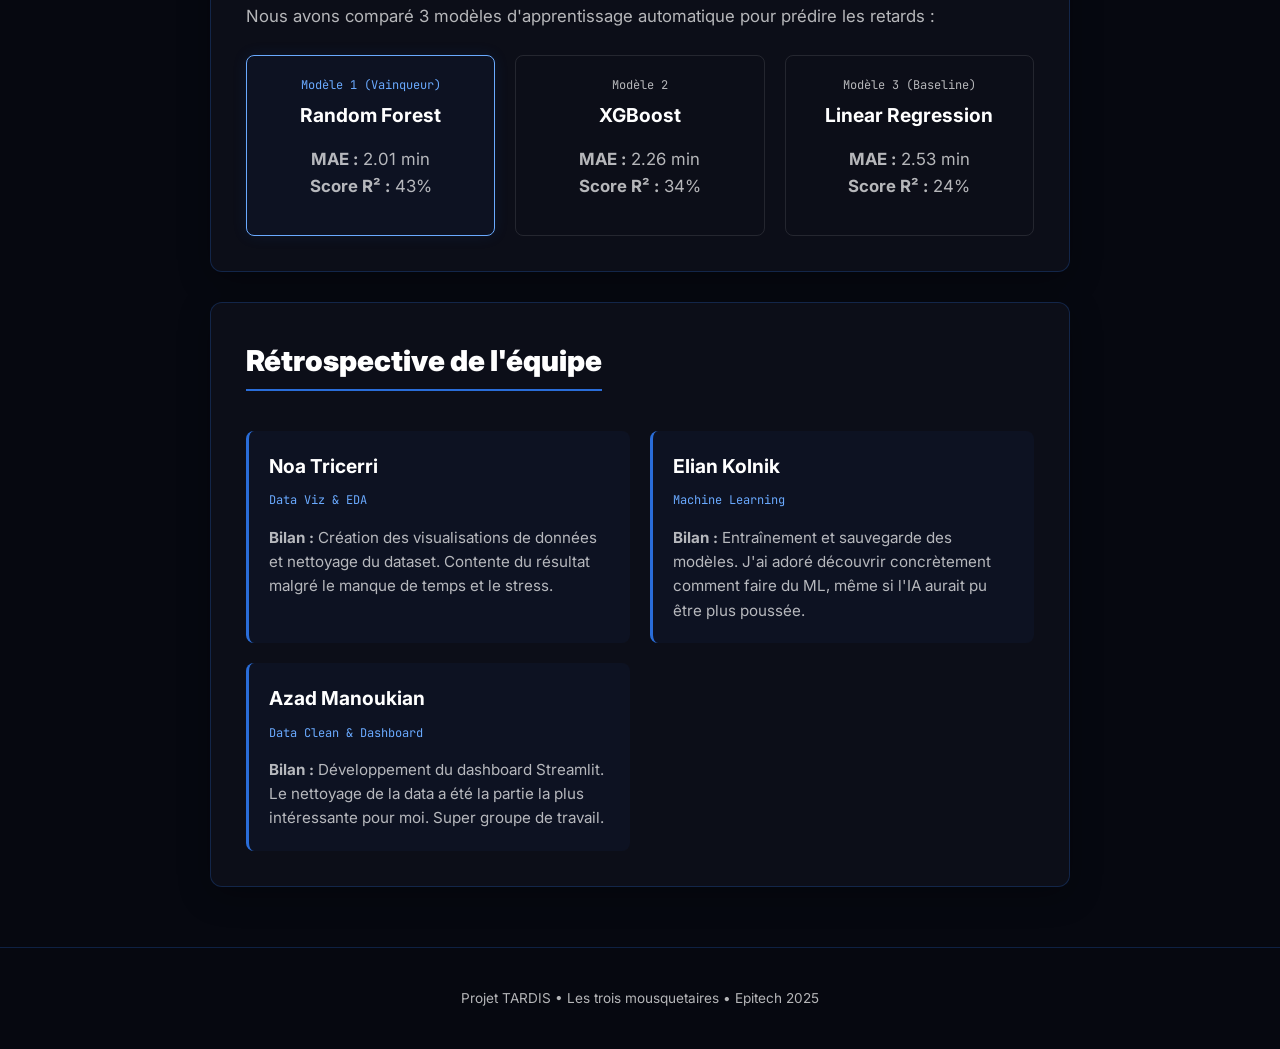
<file: portfolio/Tardis/tardis.html>
<!DOCTYPE html>
<html lang="fr">
<head>
  <meta charset="UTF-8">
  <meta name="viewport" content="width=device-width, initial-scale=1.0">
  <title>Projet TARDIS - Les trois mousquetaires</title>
  <meta name="description" content="Projet TARDIS : analyse et prédiction des retards de trains SNCF utilisant le Machine Learning et Python par l'équipe Les trois mousquetaires à Epitech.">
  <link rel="stylesheet" href="tardis.css">
  <link href="https://fonts.googleapis.com/css2?family=Inter:wght@400;500;600;700;800;900&family=JetBrains+Mono:wght@400;500&display=swap" rel="stylesheet">
</head>
<body>

  <!-- Lueurs bleues en arrière-plan fixe -->
  <div class="blobs-container">
    <div class="glow-tl"></div>
    <div class="glow-br"></div>
    <div class="glow-bl"></div>
  </div>

  <!-- Barre de navigation -->
  <nav class="navbar">
    <a href="../index.html" class="back-link">← Retour au portfolio</a>
    <span class="status">Équipe : Les trois mousquetaires</span>
  </nav>

  <!-- En-tête (Hero) -->
  <header class="hero">
    <p class="label">PROJET DATA SCIENCE // EPITECH 2025</p>
    <h1 class="hero-title">PROJET TARDIS</h1>
    <p class="hero-members">Azad MANOUKIAN • Elian KOLNIK • Noa TRICERRI</p>
    
    <div class="tags">
      <span>Python</span>
      <span>Machine Learning</span>
      <span>Streamlit</span>
      <span>SNCF Dataset</span>
      <span>Random Forest</span>
    </div>
  </header>

  <!-- Contenu Principal -->
  <main class="content">

    <!-- Présentation & Fichiers -->
    <section class="card">
      <h2 class="section-title">Le Projet</h2>
      <p>Le projet TARDIS analyse les données de retard des trains SNCF pour prédire les délais grâce au Machine Learning.</p>
      <p>L'architecture repose sur trois notebooks couvrant le pipeline complet :</p>
      <ul class="simple-list">
        <li><code>tardis_eda.ipynb</code> : Nettoyage des données et Data Visualization (EDA).</li>
        <li><code>tardis_model.ipynb</code> : Entraînement et comparaison des modèles d'Intelligence Artificielle.</li>
        <li><code>tardis_dashboard.py</code> : Dashboard interactif développé avec Streamlit.</li>
      </ul>
    </section>

    <!-- Analyse exploratoire (EDA) -->
    <section class="card">
      <h2 class="section-title">Analyse Exploratoire (EDA)</h2>
      <div class="grid-2-cols">
        <div class="step-item">
          <span class="step-tag">Étape 1</span>
          <h3>Data Cleaning</h3>
          <p>Suppression des colonnes inutiles, extraction des mois/années. Passage de données brutes à un dataset nettoyé.</p>
        </div>
        <div class="step-item">
          <span class="step-tag">Étape 2</span>
          <h3>Distribution des retards</h3>
          <p>Majorité des trains à l'heure, mais présence d'une longue traîne positive (retards importants ponctuels).</p>
        </div>
        <div class="step-item">
          <span class="step-tag">Étape 3</span>
          <h3>Saisonnalité</h3>
          <p>Pic de retards très marqué en juillet (8.4 min) et creux en mai, lié aux départs en vacances.</p>
        </div>
        <div class="step-item">
          <span class="step-tag">Étape 4</span>
          <h3>Top trajets impactés</h3>
          <p>L'axe <strong>Italie - Paris Lyon</strong> arrive en tête avec plus de 14 minutes de retard moyen.</p>
        </div>
      </div>
    </section>

    <!-- Modèles IA -->
    <section class="card">
      <h2 class="section-title">Résultats Machine Learning</h2>
      <p>Nous avons comparé 3 modèles d'apprentissage automatique pour prédire les retards :</p>
      <div class="models-grid">
        <div class="model-item best-model">
          <span class="model-name">Modèle 1 (Vainqueur)</span>
          <h3>Random Forest</h3>
          <p><strong>MAE :</strong> 2.01 min <br> <strong>Score R² :</strong> 43%</p>
        </div>
        <div class="model-item">
          <span class="model-name">Modèle 2</span>
          <h3>XGBoost</h3>
          <p><strong>MAE :</strong> 2.26 min <br> <strong>Score R² :</strong> 34%</p>
        </div>
        <div class="model-item">
          <span class="model-name">Modèle 3 (Baseline)</span>
          <h3>Linear Regression</h3>
          <p><strong>MAE :</strong> 2.53 min <br> <strong>Score R² :</strong> 24%</p>
        </div>
      </div>
    </section>

    <!--équipe -->
    <section class="card">
      <h2 class="section-title">Rétrospective de l'équipe</h2>
      <div class="team-grid">
        <div class="team-member">
          <h3>Noa Tricerri</h3>
          <span class="role">Data Viz & EDA</span>
          <p><strong>Bilan :</strong> Création des visualisations de données et nettoyage du dataset. Contente du résultat malgré le manque de temps et le stress.</p>
        </div>
        <div class="team-member">
          <h3>Elian Kolnik</h3>
          <span class="role">Machine Learning</span>
          <p><strong>Bilan :</strong> Entraînement et sauvegarde des modèles. J'ai adoré découvrir concrètement comment faire du ML, même si l'IA aurait pu être plus poussée.</p>
        </div>
        <div class="team-member">
          <h3>Azad Manoukian</h3>
          <span class="role">Data Clean & Dashboard</span>
          <p><strong>Bilan :</strong> Développement du dashboard Streamlit. Le nettoyage de la data a été la partie la plus intéressante pour moi. Super groupe de travail.</p>
        </div>
      </div>
    </section>

  </main>

  <!-- Pied de page -->
  <footer>
    <p>Projet TARDIS • Les trois mousquetaires • Epitech 2025</p>
  </footer>

</body>
</html>
</file>
<file: portfolio/style.css>
/*VARIABLES ET RESET*/
* {
    margin: 0;
    padding: 0;
    box-sizing: border-box;
}

/*Smooth Scroll */
html {
    scroll-behavior: smooth;
}

:root {
    --bg-site: #ffffff; 
    --green-dark: #193f2f; 
    --green-accent: #21b87a; 
    --card-color: #c7d4cc; 
    --text-main: #193f2f;
    --text-light: #ffffff;
    
    --font-hero: 'Anton', sans-serif;
    --font-title: 'Oswald', sans-serif;
    --font-text: 'Inter', sans-serif;
}

body {
    background-color: var(--bg-site); 
    font-family: var(--font-text);
    color: var(--text-main);
    line-height: 1.5;
    padding: 0; 
}

/*CONTENEUR PRINCIPAL*/
.portfolio-container {
    max-width: 1200px; 
    margin: 0 auto;    
    background-color: var(--bg-site);
    position: relative;
    overflow: hidden; 
    box-shadow: none; 
}

/* HEADER & NAVIGATION*/
.navbar {
    display: flex;
    justify-content: space-between;
    align-items: center;
    padding: 20px 40px;
    background-color: var(--bg-site);
}

.logo {
    font-family: var(--font-title);
    font-weight: 700;
    font-size: 1.2rem;
    letter-spacing: 0.5px;
}

.nav-links {
    display: flex;
    gap: 25px;
}

.nav-links a {
    text-decoration: none;
    color: var(--text-main);
    font-size: 0.85rem;
    font-weight: 500;
    text-transform: capitalize;
    transition: color 0.3s ease, transform 0.3s ease;
    display: inline-block;
}

.nav-links a:hover {
    color: var(--green-accent);
    transform: translateY(-2px);
}

/* HERO SECTION*/
.hero {
    position: relative;
    height: 480px;
    display: flex;
    align-items: center;
    padding-left: 50px;
}

.hero-bg {
    position: absolute;
    inset: 0;
    background-size: cover;
    background-position: center 30%;
    z-index: 1;
}

.hero-bg::after {
    content: '';
    position: absolute;
    inset: 0;
    background: linear-gradient(90deg, rgba(10,10,10,0.85) 0%, rgba(10,10,10,0.3) 100%);
}

.hero-content {
    position: relative;
    z-index: 2;
}

.hero-content h1 {
    font-family: var(--font-hero);
    font-size: 6rem;
    color: var(--text-light);
    line-height: 0.9;
    letter-spacing: 1px;
}

.text-green {
    color: var(--green-accent);
}

/* TITRES DE SECTIONS*/
h2 {
    font-family: var(--font-title);
    font-size: 1.6rem;
    text-transform: uppercase;
    display: flex;
    align-items: center;
    white-space: nowrap;
    margin-bottom: 40px;
}

.title-left::after {
    content: "";
    flex: 1;
    height: 1px;
    background-color: #d1d1d1;
    margin-left: 20px;
}

.title-right {
    justify-content: flex-end;
    color: var(--text-light);
}

.title-right::before {
    content: "";
    flex: 1;
    height: 1px;
    background-color: rgba(255,255,255,0.3);
    margin-right: 20px;
}

/*SECTIONS CLAIRES*/
.section-light {
    padding: 60px 50px;
    background-color: var(--bg-site);
}

.about-content {
    display: flex;
    align-items: center;
    justify-content: space-between;
    gap: 40px;
}

.about-text {
    flex: 1;
    font-size: 1.1rem;
    color: var(--text-main);
}

.about-buttons {
    display: flex;
    flex-direction: column;
    align-items: center;
    gap: 15px;
    min-width: 200px;
}

.btn {
    background-color: var(--green-dark);
    color: var(--text-light);
    text-decoration: none;
    padding: 12px 35px;
    border-radius: 30px;
    font-weight: 600;
    font-size: 0.9rem;
    transition: background-color 0.3s ease, transform 0.3s ease, box-shadow 0.3s ease;
}

.btn:hover {
    background-color: var(--green-accent);
    transform: translateY(-3px);
    box-shadow: 0 5px 15px rgba(33, 184, 122, 0.4);
}

.link-cv {
    color: var(--green-accent);
    text-decoration: none;
    font-size: 0.9rem;
    font-weight: 500;
    transition: color 0.3s ease;
}

.link-cv:hover {
    text-decoration: underline;
    color: var(--green-dark);
}

/* SECTIONS VERTES INCLINEES*/
.section-green {
    position: relative;
    padding: 80px 50px;
    z-index: 1;
}

.green-bg-shape {
    position: absolute;
    inset: 0;
    background-color: var(--green-dark);
    z-index: -1;
    clip-path: polygon(0 40px, 100% 0, 100% 100%, 0 calc(100% - 40px));
}

.content-wrapper {
    position: relative;
    z-index: 2;
}

/* CARTES (Compétences & Projets)*/
.grid-2-cols {
    display: grid;
    grid-template-columns: 1fr 1fr;
    gap: 30px;
}

.grid-2x3-cols {
    display: grid;
    grid-template-columns: 1fr 1fr;
    grid-template-rows: repeat(3, auto);
    gap: 20px;
}

.card {
    background-color: var(--card-color);
    width: 100%;
    padding: 30px; 
    border-radius: 8px; 
    transition: transform 0.3s ease, box-shadow 0.3s ease, background-color 0.3s ease;
    cursor: pointer;
    display: flex;
    flex-direction: column;
}

.card:hover {
    transform: translateY(-8px);
    box-shadow: 0 12px 20px rgba(0,0,0,0.3);
    background-color: #d8e5df; 
}

.card h3 {
    font-family: var(--font-title);
    color: var(--green-dark);
    font-size: 1.3rem;
    text-transform: uppercase;
    margin-bottom: 10px;
}

.card p {
    font-size: 0.9rem;
    color: var(--text-main);
    margin-bottom: 20px;
    flex-grow: 1; 
}

.tags {
    display: flex;
    flex-wrap: wrap;
    gap: 8px;
}

.tags span {
    background-color: var(--bg-site);
    color: var(--green-dark);
    font-size: 0.75rem;
    font-weight: 600;
    padding: 4px 10px;
    border-radius: 20px;
}

/* PARCOURS & EXPERIENCES*/
.parcours-section {
    padding-top: 80px;
    padding-bottom: 80px;
}

.timeline {
    border-left: 2px solid #e0e0e0;
    padding-left: 30px;
    margin-left: 10px;
    display: flex;
    flex-direction: column;
    gap: 35px;
}

.timeline-item {
    position: relative;
    transition: transform 0.3s ease;
}

.timeline-item:hover {
    transform: translateX(5px);
}

.timeline-item::before {
    content: '';
    position: absolute;
    left: -35px;
    top: 5px;
    width: 8px;
    height: 8px;
    border-radius: 50%;
    background-color: var(--green-accent);
    transition: box-shadow 0.3s ease, background-color 0.3s ease;
}

.timeline-item:hover::before {
    background-color: #fff;
    box-shadow: 0 0 0 4px var(--green-accent);
}

.timeline-header {
    display: flex;
    justify-content: space-between;
    align-items: flex-start;
    margin-bottom: 2px;
}

.timeline-header h3 {
    font-family: var(--font-text);
    font-size: 1.05rem;
    font-weight: 700;
    color: var(--green-dark);
}

.timeline-header .date {
    color: var(--green-accent);
    font-weight: 600;
    font-size: 0.85rem;
    white-space: nowrap;
}

.subtitle {
    font-size: 0.85rem;
    color: #666;
    margin-bottom: 8px;
    font-style: italic;
}

.desc {
    font-size: 0.9rem;
    color: #444;
}

/*FOOTER*/
.footer {
    background-color: var(--bg-site);
    padding: 60px 20px;
    display: flex;
    justify-content: center;
}

.contact-card {
    background-color: var(--green-dark);
    color: var(--text-light);
    padding: 30px 40px;
    border-radius: 12px;
    text-align: center;
    width: 100%;
    max-width: 500px;
    box-shadow: 0 5px 15px rgba(0,0,0,0.1);
    transition: transform 0.3s ease;
}

.contact-card:hover {
    transform: translateY(-3px);
}

.contact-title {
    font-weight: 600;
    margin-bottom: 5px;
}

.contact-loc {
    font-size: 0.75rem;
    color: rgba(255,255,255,0.7);
    margin-bottom: 10px;
}

.contact-email {
    color: var(--green-accent);
    text-decoration: none;
    font-weight: 700;
    font-size: 1.1rem;
    letter-spacing: 0.5px;
    transition: color 0.3s ease;
}

.contact-email:hover {
    color: #fff;
    text-decoration: underline;
}

.project-link {
    text-decoration: none;
    color: inherit;
    display: block;
    cursor: pointer;
}

.project-link:hover {
    transform: translateY(-8px);
}

.contact-container {
    display: flex;
    flex-wrap: wrap;
    gap: 40px;
    justify-content: center;
    align-items: stretch;
    width: 100%;
    max-width: 900px;
}

.contact-card {
    flex: 1;
    min-width: 300px;
    display: flex;
    flex-direction: column;
    justify-content: center;
}

.contact-form {
    flex: 1;
    min-width: 300px;
    display: flex;
    flex-direction: column;
    gap: 15px;
}

.form-input, .form-textarea {
    width: 100%;
    padding: 15px;
    border: 2px solid #c7d4cc; 
    border-radius: 8px;
    font-family: var(--font-text);
    font-size: 0.95rem;
    background-color: var(--bg-site);
    color: var(--text-main);
    transition: border-color 0.3s ease, box-shadow 0.3s ease;
}

.form-input:focus, .form-textarea:focus {
    outline: none;
    border-color: var(--green-accent);
    box-shadow: 0 0 8px rgba(33, 184, 122, 0.2);
}

.form-textarea {
    resize: vertical;
    min-height: 120px;
}

.contact-form .btn {
    border: none;
    cursor: pointer;
    align-self: flex-start;
}

/* Boutons à l'intérieur des cartes */
.card-links {
    display: flex;
    gap: 15px;
    margin-top: 25px;
}

.btn-card {
    flex: 1; 
    text-align: center;
    padding: 10px 15px;
    border-radius: 30px;
    font-size: 0.8rem;
    font-weight: 700;
    text-decoration: none;
    transition: all 0.3s ease;
}

/* Bouton principal (Voir le projet) */
.btn-card {
    background-color: var(--green-dark);
    color: var(--text-light);
    border: 2px solid var(--green-dark);
}

.btn-card:hover {
    background-color: var(--green-accent);
    border-color: var(--green-accent);
    transform: translateY(-2px);
}

/* Bouton secondaire (GitHub) */
.btn-github {
    background-color: transparent;
    color: var(--green-dark);
    border: 2px solid var(--green-dark);
}

.btn-github:hover {
    background-color: var(--green-dark);
    color: var(--text-light);
}
</file>
<file: portfolio/Alice-Project/alice.css>
:root {
  --bg-color: #edeae4;
  --card-bg: #ffffff;
  --text-main: #111111;
  --text-muted: #666666;
  --primary-blue: #5b7fe8;
  --primary-violet: #8b6be8;
  --border-color: rgba(91, 127, 232, 0.2);
  --accent-dot: #7b6fe8;
  --font-main: 'Nunito', sans-serif;
  --font-code: 'JetBrains Mono', monospace;
}

/* Reset de base */
* {
  box-sizing: border-box;
  margin: 0;
  padding: 0;
}

body {
  background-color: var(--bg-color);
  color: var(--text-main);
  font-family: var(--font-main);
  line-height: 1.6;
  overflow-x: hidden;
}

/* Navbar */
.navbar {
  display: flex;
  justify-content: space-between;
  align-items: center;
  padding: 15px 30px;
  background-color: rgba(237, 234, 228, 0.9);
  border-bottom: 1px solid var(--border-color);
  position: sticky;
  top: 0;
  z-index: 100;
}

.back-link {
  color: var(--primary-blue);
  text-decoration: none;
  font-weight: 700;
}

.back-link:hover {
  text-decoration: underline;
}

.project-info {
  font-family: var(--font-code);
  font-size: 0.8rem;
  color: var(--text-muted);
}

/* BULLES*/
.blob {
  position: absolute;
  pointer-events: none;
}

.dots-deco {
  position: absolute;
  display: flex;
  flex-direction: column;
  gap: 6px;
}

.dots-deco span {
  width: 6px;
  height: 6px;
  border-radius: 50%;
  background: var(--accent-dot);
  opacity: 0.45;
  display: block;
}

.dots-left { left: 40px; top: 35%; }
.dots-right { right: 60px; bottom: 30%; }

.hero .b1 {
  width: 420px; height: 380px;
  background: radial-gradient(circle at 40% 40%, #8b9ef5, #5b7fe8, #3d5bd4);
  top: -80px; right: -60px;
  border-radius: 40% 60% 50% 50% / 45% 40% 60% 55%;
}
.hero .b2 {
  width: 260px; height: 240px;
  background: radial-gradient(circle at 50% 30%, #e8c8e8, #c8a0d4, #a07abb);
  top: -30px; right: 200px;
  border-radius: 50% 40% 60% 50% / 60% 50% 50% 40%;
  opacity: 0.85;
}
.hero .b3 {
  width: 70px; height: 70px;
  background: radial-gradient(circle, #d4e4fc, #b0c8f8);
  top: 30px; right: 330px;
  border-radius: 50%;
}
.hero .b4 {
  width: 40px; height: 40px;
  background: radial-gradient(circle, #e8d4f4, #c8b0e4);
  top: 12px; right: 295px;
  border-radius: 50%;
  opacity: 0.7;
}
.hero .b5 {
  width: 500px; height: 400px;
  background: radial-gradient(circle at 55% 60%, #7b9cf5, #5570dd, #3a4ecc);
  bottom: -120px; left: -80px;
  border-radius: 55% 45% 40% 60% / 50% 55% 45% 50%;
}
.hero .b6 {
  width: 320px; height: 280px;
  background: radial-gradient(circle at 50% 50%, #e8c0dc, #d4a0c8, #b880b0);
  bottom: -60px; left: 280px;
  border-radius: 40% 60% 55% 45% / 60% 40% 60% 40%;
  opacity: 0.75;
}
.hero .b7 {
  width: 80px; height: 80px;
  background: radial-gradient(circle, #c0d4f8, #a0b8f0);
  bottom: 80px; left: 600px;
  border-radius: 50%;
}

@media (max-width: 640px) {
  .hero .b1, .hero .b5 { opacity: 0.45; }
}

/* En-tête (Hero)*/
.hero {
  position: relative;
  text-align: center;
  padding: 80px 20px;
  overflow: hidden;
  display: flex;
  flex-direction: column;
  align-items: center;
  justify-content: center;
}

.hero-inner {
  position: relative;
  z-index: 2; 
  max-width: 700px;
}

.authors {
  font-weight: 800;
  color: var(--text-muted);
  letter-spacing: 1px;
  margin-bottom: 20px;
  text-transform: uppercase;
  font-size: 0.9rem;
}

.hero-title {
  font-size: clamp(3rem, 8vw, 5.5rem);
  font-weight: 900;
  line-height: 1;
  color: var(--text-main);
  margin-bottom: 10px;
}

.hero-subtitle {
  font-size: 1.2rem;
  color: var(--primary-violet);
  margin-bottom: 30px;
  font-weight: 800;
}

.tags {
  display: flex;
  justify-content: center;
  flex-wrap: wrap;
  gap: 10px;
  margin-bottom: 30px;
}

.tags span {
  padding: 6px 15px;
  border: 1.5px solid rgba(91, 127, 232, 0.3);
  border-radius: 20px;
  background: rgba(255, 255, 255, 0.65);
  backdrop-filter: blur(4px);
  color: var(--primary-blue);
  font-weight: 800;
  font-size: 0.8rem;
}

.hero-desc {
  color: var(--text-muted);
  font-size: 1.1rem;
  font-weight: 600;
}

/* Citation */
.quote-box {
  text-align: center;
  margin-bottom: 40px;
  margin-top: 20px;
}

.quote-text {
  font-size: 1.8rem;
  font-weight: 800;
  font-style: italic;
  color: var(--primary-violet);
}

.quote-author {
  font-family: var(--font-code);
  font-size: 0.9rem;
  color: var(--text-muted);
  margin-top: 10px;
}

/* Contenu principal */
.content {
  position: relative;
  z-index: 5;
  max-width: 900px;
  margin: 0 auto;
  padding: 0 20px 60px;
  display: flex;
  flex-direction: column;
  gap: 30px;
}

/* Cartes (Sections) */
.card {
  background: var(--card-bg);
  border: 1px solid var(--border-color);
  border-radius: 12px;
  padding: 35px;
  box-shadow: 0 4px 20px rgba(0, 0, 0, 0.03);
}

.section-title {
  font-size: 1.6rem;
  font-weight: 800;
  color: var(--text-main);
  margin-bottom: 20px;
  border-bottom: 2px solid var(--primary-blue);
  display: inline-block;
  padding-bottom: 5px;
}

.card p {
  color: var(--text-muted);
  font-size: 1.05rem;
  margin-bottom: 15px;
}

/* Tech Stack */
.tech-stack {
  display: flex;
  flex-wrap: wrap;
  gap: 10px;
  margin-top: 20px;
}

.tech-stack .tech {
  font-family: var(--font-code);
  font-size: 0.85rem;
  padding: 5px 12px;
  background: #f4f4f4;
  border-radius: 6px;
  color: var(--text-main);
  font-weight: 600;
}

/* Grille des modules */
.modules-grid {
  display: grid;
  grid-template-columns: repeat(auto-fit, minmax(250px, 1fr));
  gap: 20px;
  margin-top: 20px;
}

.module-item {
  border: 1px solid var(--border-color);
  padding: 20px;
  border-radius: 8px;
  background-color: #faf9f7;
}

.mod-header {
  margin-bottom: 10px;
}

.mod-file {
  font-family: var(--font-code);
  font-size: 0.8rem;
  color: var(--primary-blue);
  background: rgba(91, 127, 232, 0.15);
  padding: 4px 8px;
  border-radius: 4px;
}

.module-item h3 {
  font-size: 1.1rem;
  margin-bottom: 10px;
  color: var(--text-main);
}

.module-item p {
  font-size: 0.95rem;
  margin-bottom: 0;
}

/* Grille de l'équipe */
.team-grid {
  display: grid;
  grid-template-columns: repeat(auto-fit, minmax(250px, 1fr));
  gap: 20px;
}

.team-member {
  background: rgba(139, 107, 232, 0.05);
  padding: 20px;
  border-radius: 8px;
  border-left: 4px solid var(--primary-violet);
}

.team-member h3 {
  font-size: 1.2rem;
  margin-bottom: 15px;
  color: var(--primary-violet);
}

.team-member ul {
  list-style: none;
}

.team-member li {
  color: var(--text-muted);
  font-size: 0.95rem;
  padding: 5px 0;
  display: flex;
  gap: 10px;
}

.team-member li::before {
  content: '✓';
  color: var(--primary-violet);
  font-weight: bold;
}

/* Pied de page */
footer {
  text-align: center;
  padding: 40px 20px;
  background-color: var(--text-main);
  color: white;
}

footer p {
  font-weight: 700;
  font-size: 1rem;
}

.footer-sub {
  font-size: 0.8rem;
  color: #aaaaaa;
  margin-top: 10px;
}
</file>
<file: portfolio/ALOT/alot.css>
:root {
  --bg-dark: #0e0a14;
  --card-bg: #1c1228;
  --pink: #cc00cc;
  --purple: #7b35cc;
  --text-main: #ffffff;
  --text-muted: rgba(255, 255, 255, 0.7);
  --border-color: rgba(204, 0, 204, 0.3);
  --font-main: 'Inter', sans-serif;
}

/* Reset de base */
* {
  box-sizing: border-box;
  margin: 0;
  padding: 0;
}

body {
  background-color: var(--bg-dark);
  color: var(--text-main);
  font-family: var(--font-main);
  line-height: 1.6;
}

/* Navbar */
.navbar {
  display: flex;
  justify-content: space-between;
  align-items: center;
  padding: 15px 30px;
  background: rgba(14, 10, 20, 0.95);
  border-bottom: 1px solid var(--border-color);
  position: sticky;
  top: 0;
  z-index: 100;
}

.back-link {
  color: var(--pink);
  text-decoration: none;
  font-weight: 600;
  font-size: 0.9rem;
}

.back-link:hover {
  text-decoration: underline;
}

.team-name {
  font-weight: 800;
  font-size: 0.9rem;
  color: var(--text-muted);
}

/* En-tête (Hero) */
.hero {
  text-align: center;
  padding: 80px 20px;
  max-width: 800px;
  margin: 0 auto;
}

.hero h1 {
  font-size: clamp(4rem, 10vw, 7rem);
  font-weight: 900;
  line-height: 1;
  letter-spacing: -3px;
  background: linear-gradient(135deg, var(--pink), var(--purple));
  background-clip: text;
  -webkit-background-clip: text;
  -webkit-text-fill-color: transparent;
  margin-bottom: 10px;
}

.hero h2 {
  color: var(--pink);
  font-size: 1.5rem;
  margin-bottom: 25px;
}

.description {
  color: var(--text-muted);
  font-size: 1.1rem;
  margin-bottom: 30px;
}

.tags {
  display: flex;
  justify-content: center;
  flex-wrap: wrap;
  gap: 10px;
  margin-bottom: 40px;
}

.tags span {
  padding: 6px 16px;
  border: 1px solid var(--pink);
  border-radius: 30px;
  color: var(--pink);
  font-size: 0.8rem;
  font-weight: 700;
  background: rgba(204, 0, 204, 0.1);
}

.btn {
  display: inline-block;
  padding: 12px 30px;
  background: linear-gradient(135deg, var(--pink), var(--purple));
  color: white;
  text-decoration: none;
  border-radius: 30px;
  font-weight: 800;
  transition: transform 0.2s ease, box-shadow 0.2s ease;
}

.btn:hover {
  transform: translateY(-3px);
  box-shadow: 0 8px 25px rgba(204, 0, 204, 0.4);
}

/* Contenu principal */
.content {
  max-width: 900px;
  margin: 0 auto;
  padding: 0 20px 60px;
  display: flex;
  flex-direction: column;
  gap: 30px;
}

/* Cartes (Sections) */
.card {
  background: var(--card-bg);
  border: 1px solid var(--border-color);
  border-radius: 12px;
  padding: 35px;
}

.highlight-card {
  border-color: var(--pink);
  box-shadow: 0 0 20px rgba(204, 0, 204, 0.1);
}

.section-title {
  font-size: 2rem;
  font-weight: 900;
  margin-bottom: 25px;
  display: inline-block;
  border-bottom: 3px solid var(--pink);
  padding-bottom: 5px;
}

.card p {
  color: var(--text-muted);
  font-size: 1.05rem;
  margin-bottom: 20px;
}

/* Liste des fonctionnalités */
.features-list {
  display: grid;
  grid-template-columns: repeat(auto-fit, minmax(200px, 1fr));
  gap: 20px;
  margin-top: 25px;
}

.feature {
  background: rgba(0, 0, 0, 0.2);
  padding: 20px;
  border-radius: 8px;
  border-left: 3px solid var(--purple);
}

.feature h3 {
  color: var(--pink);
  margin-bottom: 10px;
  font-size: 1.1rem;
}

/* Rôle et Bilan */
.role-list {
  list-style: none;
  margin-bottom: 25px;
}

.role-list li {
  color: var(--text-muted);
  padding: 8px 0;
  display: flex;
  align-items: flex-start;
  gap: 10px;
}

.role-list li::before {
  content: "•";
  color: var(--pink);
  font-weight: bold;
}

.role-list strong {
  color: var(--text-main);
}

.bilan-box {
  background: rgba(204, 0, 204, 0.1);
  padding: 20px;
  border-radius: 8px;
  border: 1px dashed var(--pink);
}

.bilan-box p {
  margin: 0;
  color: var(--text-main);
}

/* Grille de l'équipe */
.team-grid {
  display: grid;
  grid-template-columns: repeat(auto-fit, minmax(250px, 1fr));
  gap: 20px;
}

.team-member {
  background: rgba(0, 0, 0, 0.3);
  padding: 20px;
  border-radius: 8px;
  border: 1px solid rgba(255, 255, 255, 0.1);
}

.team-member h3 {
  font-size: 1.1rem;
  margin-bottom: 5px;
}

.team-member span {
  display: inline-block;
  color: var(--pink);
  font-size: 0.75rem;
  font-weight: 700;
  text-transform: uppercase;
  margin-bottom: 15px;
  letter-spacing: 1px;
}

.team-member p {
  font-size: 0.9rem;
  margin-bottom: 0;
}

/* Pied de page */
footer {
  text-align: center;
  padding: 40px 20px;
  border-top: 1px solid var(--border-color);
  color: var(--text-muted);
  font-size: 0.9rem;
  font-weight: 600;
}
</file>
<file: portfolio/HackJuice/hack.css>
:root {
  --bg-color: #050805;
  --card-bg: #0a0f0a;
  --text-color: #e8f5e8;
  --text-muted: rgba(232, 245, 232, 0.6);
  --accent-color: #00ff41;
  --border-color: rgba(0, 255, 65, 0.2);
  --font-main: 'Rajdhani', sans-serif;
  --font-mono: 'Share Tech Mono', monospace;


* {
  box-sizing: border-box;
  margin: 0;
  padding: 0;
}

body {
  background-color: var(--bg-color);
  color: var(--text-color);
  font-family: var(--font-main);
  line-height: 1.6;
}

/* Navbar */
.navbar {
  display: flex;
  justify-content: space-between;
  padding: 15px 30px;
  background-color: rgba(10, 15, 10, 0.9);
  border-bottom: 1px solid var(--border-color);
  font-family: var(--font-mono);
  font-size: 0.85rem;
}

.back-link {
  color: var(--accent-color);
  text-decoration: none;
}

.back-link:hover {
  text-decoration: underline;
}

.status {
  color: var(--text-muted);
}

/* En-tête */
.hero {
  text-align: center;
  padding: 80px 20px;
}

.hero .label {
  font-family: var(--font-mono);
  color: var(--accent-color);
  letter-spacing: 2px;
  font-size: 0.8rem;
  margin-bottom: 10px;
}

.hero h1 {
  font-size: clamp(3rem, 8vw, 5rem);
  font-weight: 700;
  color: var(--accent-color);
  margin-bottom: 10px;
}

.hero .amp {
  color: #ffaa00; 
}

.hero .subtitle {
  color: var(--text-muted);
  font-family: var(--font-mono);
  margin-bottom: 25px;
}

.tags {
  display: flex;
  justify-content: center;
  gap: 10px;
  flex-wrap: wrap;
}

.tags span {
  padding: 5px 15px;
  border: 1px solid var(--border-color);
  border-radius: 4px;
  background: rgba(0, 255, 65, 0.05);
  color: var(--accent-color);
  font-family: var(--font-mono);
  font-size: 0.75rem;
}

/* Contenu principal */
.content {
  max-width: 900px;
  margin: 0 auto;
  padding: 0 20px 60px;
  display: flex;
  flex-direction: column;
  gap: 30px;
}

/* Cartes */
.card {
  background: var(--card-bg);
  border: 1px solid var(--border-color);
  border-radius: 8px;
  padding: 30px;
}

.section-title {
  color: var(--accent-color);
  font-size: 1.5rem;
  margin-bottom: 20px;
  border-bottom: 1px solid var(--border-color);
  padding-bottom: 10px;
}

.card p {
  margin-bottom: 15px;
  color: var(--text-muted);
  font-size: 1.1rem;
}

.highlight-box {
  margin-top: 20px;
  padding: 15px;
  background: rgba(0, 255, 65, 0.1);
  border-left: 4px solid var(--accent-color);
  color: var(--text-color);
}

/* Grille des vulnérabilités */
.vuln-grid {
  display: grid;
  grid-template-columns: repeat(auto-fit, minmax(250px, 1fr));
  gap: 20px;
}

.vuln-item {
  border: 1px dashed var(--border-color);
  padding: 15px;
  border-radius: 4px;
}

.vuln-item h3 {
  font-family: var(--font-mono);
  color: var(--text-color);
  margin-bottom: 10px;
  font-size: 1rem;
}

.vuln-item p {
  font-size: 0.95rem;
  margin-bottom: 0;
}

/* Liste des compétences */
.skills-list {
  list-style: none;
}

.skills-list li {
  color: var(--text-muted);
  font-size: 1.1rem;
  padding: 10px 0;
  border-bottom: 1px solid rgba(232, 245, 232, 0.05);
}

.skills-list li::before {
  content: '>';
  color: var(--accent-color);
  font-family: var(--font-mono);
  margin-right: 10px;
}

.skills-list strong {
  color: var(--text-color);
}

/* Pied de page */
footer {
  text-align: center;
  padding: 40px 20px;
  border-top: 1px solid var(--border-color);
  font-family: var(--font-mono);
  color: var(--text-muted);
  font-size: 0.8rem;
}
}
</file>
<file: portfolio/NextBuy/nextbuy.css>
:root {
  --bg-dark: #120e21; 
  --card-bg: #1e1735;
  --text-main: #ffffff;
  --text-muted: rgba(255, 255, 255, 0.75);

  --brand-blue: #1b3a9c;
  --brand-magenta: #a7285a;
  --gradient-main: linear-gradient(135deg, #1b3a9c, #a7285a);
  
  --border-color: rgba(255, 255, 255, 0.15);
  --font-main: 'Inter', sans-serif;
}

* {
  box-sizing: border-box;
  margin: 0;
  padding: 0;
}

body {
  background-color: var(--bg-dark);
  color: var(--text-main);
  font-family: var(--font-main);
  line-height: 1.6;
}

/* Navbar */
.navbar {
  display: flex;
  justify-content: space-between;
  align-items: center;
  padding: 15px 30px;
  background-color: rgba(18, 14, 33, 0.95);
  border-bottom: 1px solid var(--border-color);
  position: sticky;
  top: 0;
  z-index: 100;
}

.back-link {
  color: #ff85a2; 
  text-decoration: none;
  font-weight: 600;
  font-size: 0.9rem;
}

.back-link:hover {
  text-decoration: underline;
}

.team-name {
  color: var(--text-muted);
  font-weight: 700;
  font-size: 0.85rem;
  letter-spacing: 1px;
  text-transform: uppercase;
}

/* En-tête  */
.hero {
  text-align: center;
  padding: 80px 20px;
  background: var(--gradient-main);
  border-bottom: 4px solid rgba(0, 0, 0, 0.2);
}

.hero .label {
  color: rgba(255, 255, 255, 0.8);
  letter-spacing: 3px;
  font-size: 0.8rem;
  font-weight: 700;
  margin-bottom: 15px;
}

.hero h1 {
  font-size: clamp(4rem, 12vw, 8rem);
  font-weight: 900;
  line-height: 1;
  color: var(--text-main);
  margin-bottom: 15px;
  letter-spacing: -3px;
}

.hero .subtitle {
  font-size: 1.2rem;
  color: #ffdae2;
  font-weight: 600;
  margin-bottom: 30px;
}

.tags {
  display: flex;
  justify-content: center;
  flex-wrap: wrap;
  gap: 10px;
  margin-bottom: 30px;
}

.tags span {
  padding: 6px 18px;
  border: 1px solid rgba(255, 255, 255, 0.4);
  border-radius: 30px;
  background: rgba(0, 0, 0, 0.2);
  color: white;
  font-weight: 700;
  font-size: 0.8rem;
}

.hero-desc {
  max-width: 700px;
  margin: 0 auto;
  color: rgba(255, 255, 255, 0.9);
  font-size: 1.1rem;
  font-weight: 500;
}

/* Contenu principal */
.content {
  max-width: 900px;
  margin: -40px auto 60px; /* Remonte légèrement sur le header */
  padding: 0 20px;
  display: flex;
  flex-direction: column;
  gap: 30px;
  position: relative;
  z-index: 10;
}

/* Cartes (Sections) */
.card {
  background: var(--card-bg);
  border: 1px solid var(--border-color);
  border-radius: 12px;
  padding: 40px;
  box-shadow: 0 10px 30px rgba(0, 0, 0, 0.4);
}

.section-title {
  font-size: 1.8rem;
  font-weight: 900;
  color: var(--text-main);
  margin-bottom: 25px;
  display: inline-block;
  border-bottom: 3px solid var(--brand-magenta);
  padding-bottom: 5px;
}

.card p {
  color: var(--text-muted);
  font-size: 1.05rem;
  margin-bottom: 15px;
}

/* Statistiques EDA */
.grid-stats {
  display: grid;
  grid-template-columns: repeat(auto-fit, minmax(200px, 1fr));
  gap: 20px;
  margin-top: 25px;
}

.stat-box {
  background: rgba(255, 255, 255, 0.03);
  border: 1px solid rgba(255, 255, 255, 0.08);
  padding: 20px;
  border-radius: 8px;
}

.stat-box h3 {
  color: #ff85a2;
  font-size: 1.1rem;
  margin-bottom: 10px;
}

.stat-box strong {
  color: var(--text-main);
}

/* Machine Learning */
.ml-grid {
  display: grid;
  grid-template-columns: repeat(auto-fit, minmax(220px, 1fr));
  gap: 20px;
  margin-top: 20px;
  margin-bottom: 25px;
}

.ml-item {
  border: 1px solid rgba(255, 255, 255, 0.1);
  padding: 25px 20px;
  border-radius: 8px;
  background: rgba(0, 0, 0, 0.1);
  text-align: center;
}

.ml-item h3 {
  font-size: 1.1rem;
  margin-bottom: 10px;
}

.best-model {
  background: rgba(167, 40, 90, 0.15); 
  border-color: var(--brand-magenta);
}

.best-model h3 {
  color: #ff85a2;
}

.highlight-box {
  background: rgba(27, 58, 156, 0.2); 
  border-left: 4px solid var(--brand-blue);
  padding: 20px;
  border-radius: 0 8px 8px 0;
  color: var(--text-main);
}

.highlight-box strong {
  color: #8bb5ff;
}

/* L'Équipe */
.team-grid {
  display: grid;
  grid-template-columns: repeat(auto-fit, minmax(250px, 1fr));
  gap: 20px;
  margin-top: 20px;
}

.team-member {
  background: rgba(255, 255, 255, 0.02);
  padding: 20px;
  border-radius: 8px;
  border-top: 4px solid var(--brand-magenta);
}

.team-member h3 {
  font-size: 1.3rem;
  margin-bottom: 5px;
}

.role {
  display: inline-block;
  color: #ff85a2;
  font-weight: 700;
  font-size: 0.8rem;
  text-transform: uppercase;
  letter-spacing: 1px;
  margin-bottom: 15px;
}

.team-member p {
  font-size: 0.95rem;
  margin-bottom: 10px;
}

.team-member strong {
  color: var(--text-main);
}

footer {
  text-align: center;
  padding: 40px 20px;
  color: var(--text-muted);
  font-size: 0.9rem;
  font-weight: 600;
  background-color: #0b0814;
}
</file>
<file: portfolio/Tardis/tardis.css>
:root {
  --bg-color: #060810;
  --card-bg: #0c0e18;
  --text-main: #ffffff;
  --text-muted: rgba(255, 255, 255, 0.7);
  --blue-main: #2a6dd9;
  --blue-light: #6aaaff;
  --border-color: rgba(42, 109, 217, 0.25);
  --font-main: 'Inter', sans-serif;
  --font-code: 'JetBrains Mono', monospace;
}

/* Reset de base */
* {
  box-sizing: border-box;
  margin: 0;
  padding: 0;
}

body {
  background-color: var(--bg-color);
  color: var(--text-main);
  font-family: var(--font-main);
  line-height: 1.6;
  overflow-x: hidden;
}

/* LUEURS BLEUES EN ARRIÈRE-PLAN*/
.blobs-container {
  position: fixed;
  top: 0; left: 0;
  width: 100vw; height: 100vh;
  z-index: -1;
  pointer-events: none;
  overflow: hidden;
}

.glow-tl {
  position: absolute;
  top: -10%; left: -10%;
  width: 400px; height: 400px;
  background: radial-gradient(circle, rgba(30,80,200,0.35) 0%, transparent 70%);
  border-radius: 50%;
}
.glow-br {
  position: absolute;
  bottom: -15%; right: -15%;
  width: 500px; height: 500px;
  background: radial-gradient(circle, rgba(20,70,180,0.25) 0%, transparent 70%);
  border-radius: 50%;
}
.glow-bl {
  position: absolute;
  top: 40%; left: -5%;
  width: 300px; height: 300px;
  background: radial-gradient(circle, rgba(10,50,160,0.2) 0%, transparent 70%);
  border-radius: 50%;
}

/* Navbar */
.navbar {
  display: flex;
  justify-content: space-between;
  align-items: center;
  padding: 15px 30px;
  background-color: rgba(6, 8, 16, 0.9);
  border-bottom: 1px solid var(--border-color);
  position: sticky;
  top: 0;
  z-index: 100;
}

.back-link {
  color: var(--blue-light);
  text-decoration: none;
  font-weight: 600;
  font-size: 0.9rem;
}

.back-link:hover {
  text-decoration: underline;
}

.status {
  color: var(--text-muted);
  font-size: 0.85rem;
  font-weight: 600;
}

/* En-tête (Hero) */
.hero {
  text-align: center;
  padding: 80px 20px;
  max-width: 800px;
  margin: 0 auto;
}

.hero .label {
  font-family: var(--font-code);
  color: var(--text-muted);
  letter-spacing: 3px;
  font-size: 0.75rem;
  margin-bottom: 15px;
}

.hero-title {
  font-size: clamp(3rem, 10vw, 6rem);
  font-weight: 900;
  line-height: 1;
  color: var(--text-main);
  margin-bottom: 20px;
  letter-spacing: -2px;
}

.hero-members {
  font-size: 1.1rem;
  color: var(--blue-light);
  font-weight: 600;
  margin-bottom: 30px;
}

.tags {
  display: flex;
  justify-content: center;
  flex-wrap: wrap;
  gap: 10px;
}

.tags span {
  padding: 6px 15px;
  border: 1px solid var(--border-color);
  border-radius: 20px;
  background: rgba(42, 109, 217, 0.1);
  color: var(--blue-light);
  font-weight: 700;
  font-size: 0.75rem;
}

/* Contenu principal */
.content {
  max-width: 900px;
  margin: 0 auto;
  padding: 0 20px 60px;
  display: flex;
  flex-direction: column;
  gap: 30px;
}

/* Cartes (Sections) */
.card {
  background: var(--card-bg);
  border: 1px solid var(--border-color);
  border-radius: 12px;
  padding: 35px;
  box-shadow: 0 8px 32px rgba(0, 0, 0, 0.3);
}

.section-title {
  font-size: 1.8rem;
  font-weight: 900;
  color: var(--text-main);
  margin-bottom: 20px;
  border-bottom: 2px solid var(--blue-main);
  display: inline-block;
  padding-bottom: 5px;
}

.card p {
  color: var(--text-muted);
  font-size: 1.05rem;
  margin-bottom: 15px;
}

.simple-list {
  list-style: none;
  margin-top: 15px;
}

.simple-list li {
  color: var(--text-muted);
  padding: 8px 0;
  border-bottom: 1px solid rgba(255, 255, 255, 0.05);
}

.simple-list code {
  font-family: var(--font-code);
  color: var(--blue-light);
  background: rgba(42, 109, 217, 0.15);
  padding: 2px 6px;
  border-radius: 4px;
}

/* Grilles */
.grid-2-cols {
  display: grid;
  grid-template-columns: repeat(auto-fit, minmax(300px, 1fr));
  gap: 20px;
  margin-top: 20px;
}

.step-item {
  background: rgba(255, 255, 255, 0.02);
  border: 1px solid rgba(255, 255, 255, 0.08);
  padding: 20px;
  border-radius: 8px;
}

.step-tag {
  font-family: var(--font-code);
  font-size: 0.75rem;
  color: var(--blue-light);
  display: block;
  margin-bottom: 10px;
}

.step-item h3 {
  font-size: 1.1rem;
  margin-bottom: 10px;
}

/* Modèles ML */
.models-grid {
  display: grid;
  grid-template-columns: repeat(auto-fit, minmax(200px, 1fr));
  gap: 20px;
  margin-top: 25px;
}

.model-item {
  border: 1px solid rgba(255, 255, 255, 0.1);
  padding: 20px;
  border-radius: 8px;
  text-align: center;
}

.best-model {
  border-color: var(--blue-light);
  background: rgba(42, 109, 217, 0.05);
  box-shadow: 0 0 15px rgba(42, 109, 217, 0.1);
}

.model-name {
  font-family: var(--font-code);
  font-size: 0.75rem;
  color: var(--text-muted);
  display: block;
  margin-bottom: 5px;
}

.best-model .model-name {
  color: var(--blue-light);
}

.model-item h3 {
  font-size: 1.2rem;
  margin-bottom: 15px;
}

/* Équipe */
.team-grid {
  display: grid;
  grid-template-columns: repeat(auto-fit, minmax(250px, 1fr));
  gap: 20px;
  margin-top: 20px;
}

.team-member {
  background: rgba(42, 109, 217, 0.05);
  padding: 20px;
  border-radius: 8px;
  border-left: 3px solid var(--blue-main);
}

.team-member h3 {
  font-size: 1.2rem;
  margin-bottom: 5px;
}

.role {
  display: inline-block;
  font-family: var(--font-code);
  font-size: 0.75rem;
  color: var(--blue-light);
  margin-bottom: 15px;
}

.team-member p {
  font-size: 0.95rem;
  margin-bottom: 0;
}

/* Pied de page */
footer {
  text-align: center;
  padding: 40px 20px;
  border-top: 1px solid var(--border-color);
  color: var(--text-muted);
  font-size: 0.85rem;
}
</file>
